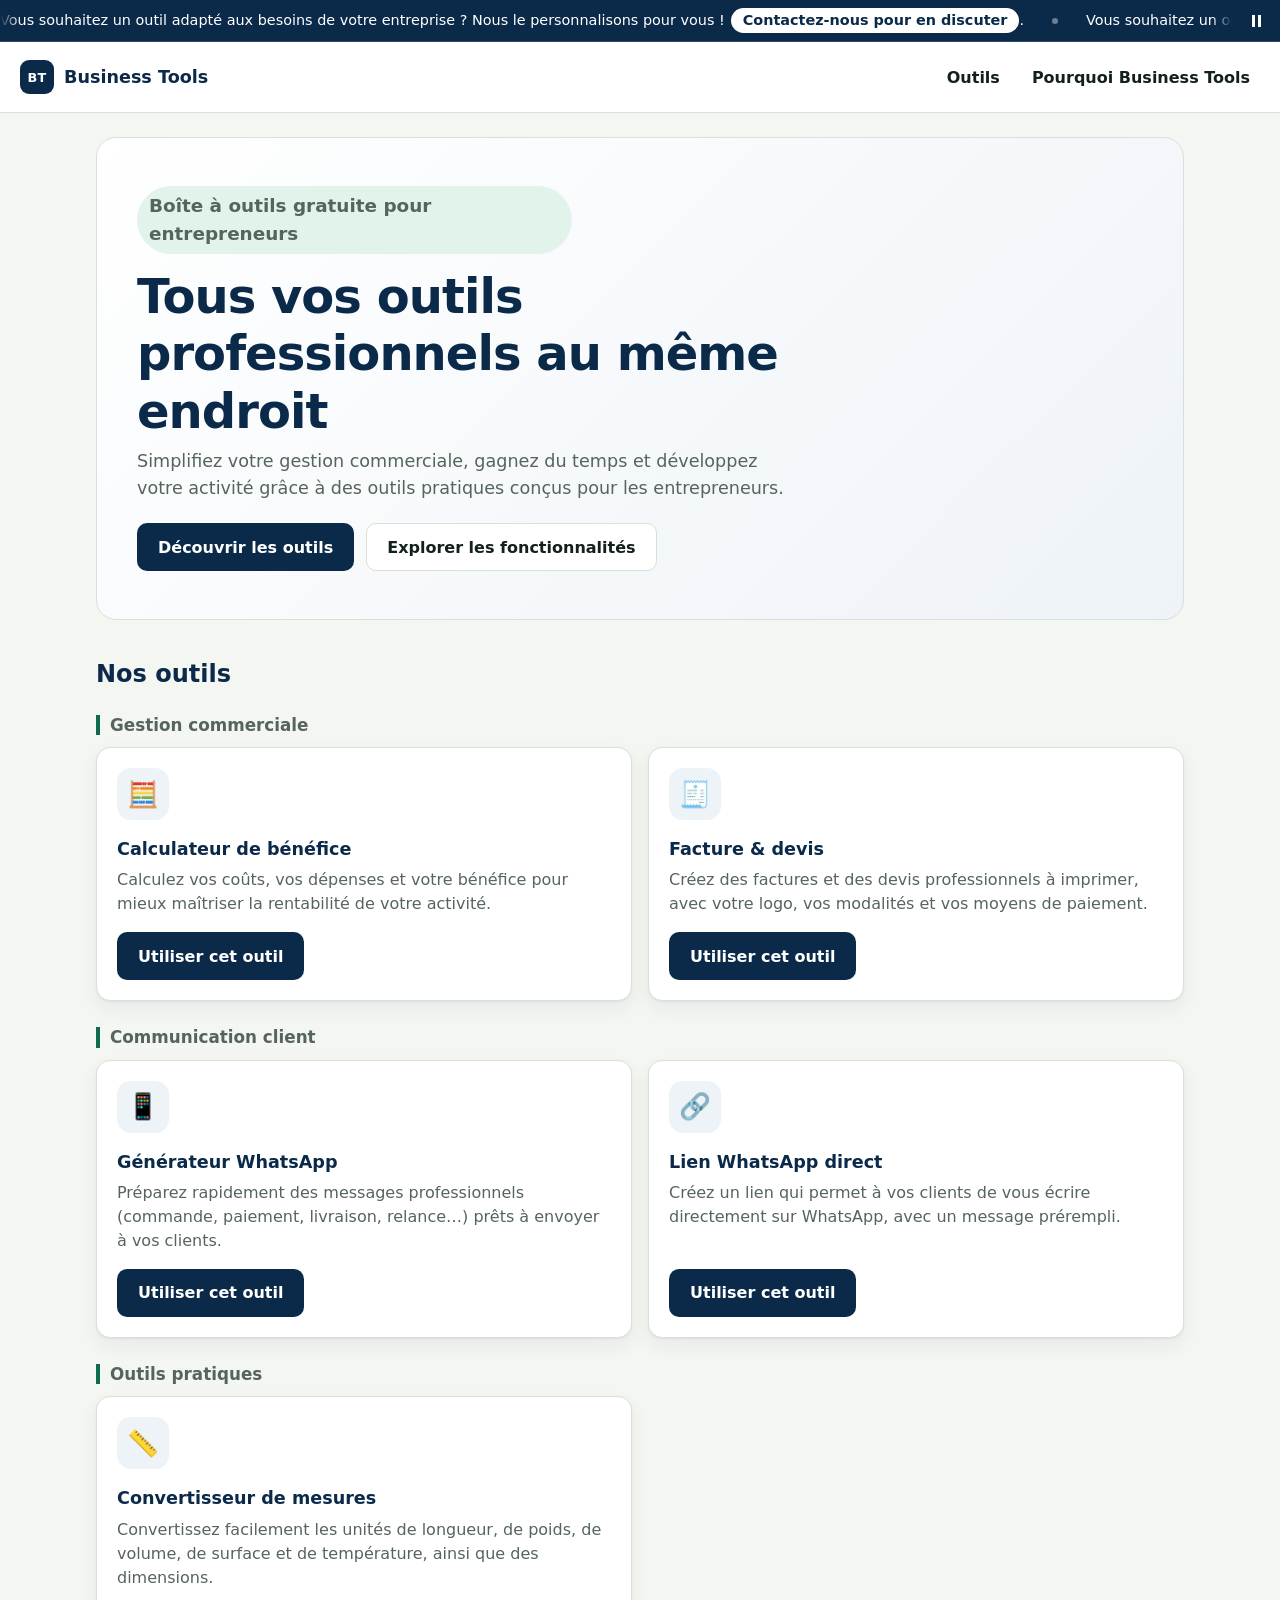
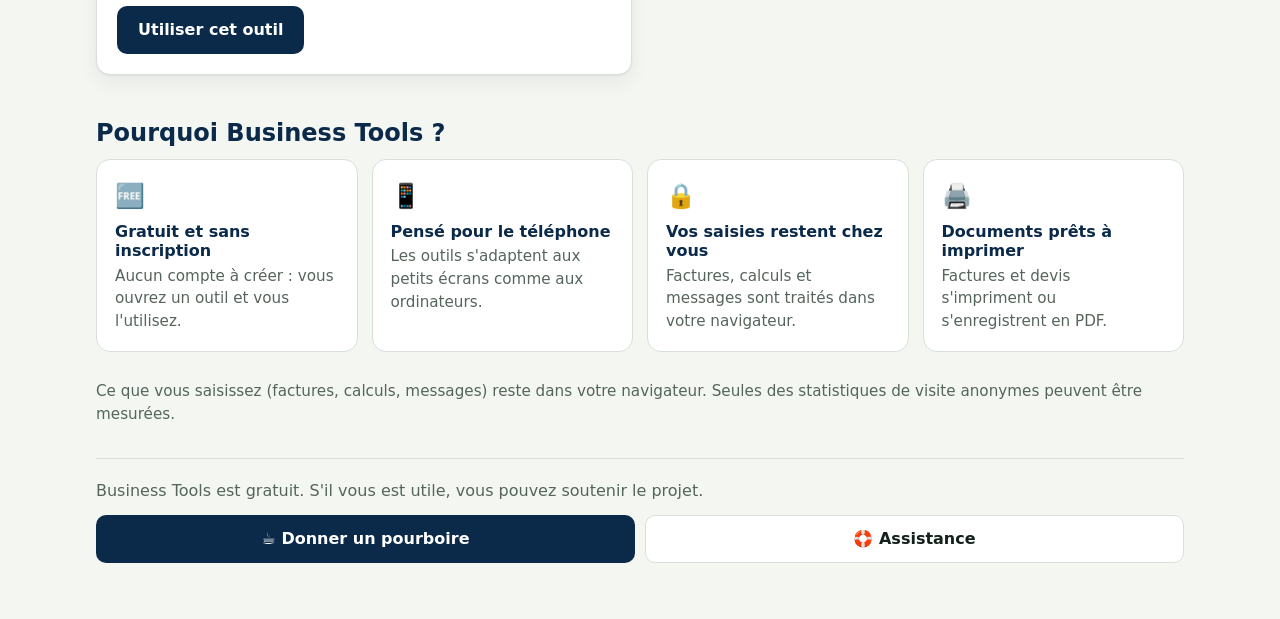
<file: index.html>
<!DOCTYPE html>
<html lang="fr">
<head>
  <meta charset="utf-8">
  <meta name="viewport" content="width=device-width, initial-scale=1">
  <title>Business Tools – Boîte à outils gratuite pour entrepreneurs</title>
  <meta name="description" content="Calculateur de bénéfice, factures et devis, messages WhatsApp : des outils gratuits qui fonctionnent dans votre navigateur.">
  <link rel="stylesheet" href="style.min.css?v=2">
</head>
<body>

<!-- Bande promotionnelle : affichée sur l'accueil seulement (voir route() dans script.js) -->
<div class="promo-bar no-print" id="promoBar" role="region" aria-label="Annonce : outils personnalisés" hidden>
  <div class="promo-viewport">
    <div class="promo-track" id="promoTrack">
      <div class="promo-group">
        <span class="promo-item">Vous souhaitez un outil adapté aux besoins de votre entreprise ? Nous le personnalisons pour vous ! <a class="promo-cta" id="promoCta" target="_blank" rel="noopener noreferrer">Contactez-nous pour en discuter</a>.</span>
      </div>
    </div>
  </div>
  <button type="button" class="promo-pause" id="promoPause" aria-pressed="false" aria-label="Mettre en pause le défilement"></button>
</div>

<header class="topbar no-print">
  <button type="button" class="brand" data-go="home"><span class="logo-mark" aria-hidden="true">BT</span>Business Tools</button>
  <button type="button" class="nav-toggle" id="navToggle" aria-expanded="false" aria-controls="siteNav" aria-label="Ouvrir ou fermer le menu"><span aria-hidden="true">☰</span></button>
  <nav class="site-nav" id="siteNav" aria-label="Navigation principale">
    <button type="button" class="btn btn-ghost" id="homeBtn" data-go="home" hidden>← Accueil</button>
    <button type="button" class="nav-link" data-scroll="tools">Outils</button>
    <button type="button" class="nav-link" data-scroll="features">Pourquoi Business Tools</button>
  </nav>
</header>

<main>

  <!-- ===================== ACCUEIL ===================== -->
  <section class="view" id="view-home">
    <div class="hero">
      <p class="eyebrow">Boîte à outils gratuite pour entrepreneurs</p>
      <h1 tabindex="-1">Tous vos outils professionnels au même endroit</h1>
      <p class="hero-sub">Simplifiez votre gestion commerciale, gagnez du temps et développez votre activité grâce à des outils pratiques conçus pour les entrepreneurs.</p>
      <div class="hero-actions">
        <button type="button" class="btn btn-primary" data-scroll="tools">Découvrir les outils</button>
        <button type="button" class="btn btn-ghost" data-scroll="features">Explorer les fonctionnalités</button>
      </div>
    </div>

    <section class="scroll-target" id="tools" aria-labelledby="toolsTitle">
      <h2 class="section-title" id="toolsTitle">Nos outils</h2>

      <h3 class="cat-title">Gestion commerciale</h3>
      <div class="cards">
        <article class="card tool-card">
          <span class="icon" aria-hidden="true">🧮</span>
          <h4>Calculateur de bénéfice</h4>
          <p>Calculez vos coûts, vos dépenses et votre bénéfice pour mieux maîtriser la rentabilité de votre activité.</p>
          <button type="button" class="btn btn-primary" data-go="calc" aria-label="Utiliser l'outil : Calculateur de bénéfice">Utiliser cet outil</button>
        </article>
        <article class="card tool-card">
          <span class="icon" aria-hidden="true">🧾</span>
          <h4>Facture &amp; devis</h4>
          <p>Créez des factures et des devis professionnels à imprimer, avec votre logo, vos modalités et vos moyens de paiement.</p>
          <button type="button" class="btn btn-primary" data-go="invoice" aria-label="Utiliser l'outil : Facture &amp; devis">Utiliser cet outil</button>
        </article>
      </div>

      <h3 class="cat-title">Communication client</h3>
      <div class="cards">
        <article class="card tool-card">
          <span class="icon" aria-hidden="true">📱</span>
          <h4>Générateur WhatsApp</h4>
          <p>Préparez rapidement des messages professionnels (commande, paiement, livraison, relance…) prêts à envoyer à vos clients.</p>
          <button type="button" class="btn btn-primary" data-go="whatsapp" aria-label="Utiliser l'outil : Générateur WhatsApp">Utiliser cet outil</button>
        </article>
        <article class="card tool-card">
          <span class="icon" aria-hidden="true">🔗</span>
          <h4>Lien WhatsApp direct</h4>
          <p>Créez un lien qui permet à vos clients de vous écrire directement sur WhatsApp, avec un message prérempli.</p>
          <button type="button" class="btn btn-primary" data-go="walink" aria-label="Utiliser l'outil : Lien WhatsApp direct">Utiliser cet outil</button>
        </article>
      </div>

      <h3 class="cat-title">Outils pratiques</h3>
      <div class="cards">
        <article class="card tool-card">
          <span class="icon" aria-hidden="true">📏</span>
          <h4>Convertisseur de mesures</h4>
          <p>Convertissez facilement les unités de longueur, de poids, de volume, de surface et de température, ainsi que des dimensions.</p>
          <button type="button" class="btn btn-primary" data-go="converter" aria-label="Utiliser l'outil : Convertisseur de mesures">Utiliser cet outil</button>
        </article>
      </div>
    </section>

    <section class="features scroll-target" id="features" aria-labelledby="featTitle">
      <h2 class="section-title" id="featTitle">Pourquoi Business Tools ?</h2>
      <div class="feature-grid">
        <div class="feature"><span aria-hidden="true">🆓</span><h3>Gratuit et sans inscription</h3><p>Aucun compte à créer : vous ouvrez un outil et vous l'utilisez.</p></div>
        <div class="feature"><span aria-hidden="true">📱</span><h3>Pensé pour le téléphone</h3><p>Les outils s'adaptent aux petits écrans comme aux ordinateurs.</p></div>
        <div class="feature"><span aria-hidden="true">🔒</span><h3>Vos saisies restent chez vous</h3><p>Factures, calculs et messages sont traités dans votre navigateur.</p></div>
        <div class="feature"><span aria-hidden="true">🖨️</span><h3>Documents prêts à imprimer</h3><p>Factures et devis s'impriment ou s'enregistrent en PDF.</p></div>
      </div>
    </section>

    <p class="privacy">Ce que vous saisissez (factures, calculs, messages) reste dans votre navigateur. Seules des statistiques de visite anonymes peuvent être mesurées.</p>

    <footer class="site-footer no-print" id="siteFooter" hidden>
      <p>Business Tools est gratuit. S'il vous est utile, vous pouvez soutenir le projet.</p>
      <div class="footer-actions">
        <a class="btn btn-primary" id="tipLink" target="_blank" rel="noopener noreferrer" hidden>☕ Donner un pourboire</a>
        <a class="btn btn-ghost" id="supportLink" target="_blank" rel="noopener noreferrer" hidden>🛟 Assistance</a>
      </div>
    </footer>
  </section>

  <!-- ===================== CALCULATEUR ===================== -->
  <section class="view" id="view-calc" hidden>
    <h1 tabindex="-1">🧮 Calculateur de bénéfice</h1>
    <p class="lead no-print">Tous les montants sont en FCFA. Les résultats se mettent à jour automatiquement.</p>

    <div class="calc-layout">
      <form id="calcForm" class="card" novalidate>
        <fieldset>
          <legend>Produit</legend>
          <div class="field"><label>Nom du produit (facultatif)<input id="pname" type="text" autocomplete="off"></label></div>
        </fieldset>

        <fieldset>
          <legend>Coûts</legend>
          <div class="grid2">
            <div class="field"><label>Prix d'achat unitaire<input id="buy" type="number" inputmode="decimal" min="0" step="any" placeholder="0" aria-describedby="buy-err" required></label><small class="err" id="buy-err" role="alert"></small></div>
            <div class="field"><label>Quantité<input id="qty" type="number" inputmode="decimal" min="0" step="any" placeholder="0" aria-describedby="qty-err" required></label><small class="err" id="qty-err" role="alert"></small></div>
            <div class="field"><label>Transport<input id="transport" class="cost" type="number" inputmode="decimal" min="0" step="any" placeholder="0"></label></div>
            <div class="field"><label>Douane / taxes<input id="customs" class="cost" type="number" inputmode="decimal" min="0" step="any" placeholder="0"></label></div>
            <div class="field"><label>Publicité<input id="ads" class="cost" type="number" inputmode="decimal" min="0" step="any" placeholder="0"></label></div>
            <div class="field"><label>Emballage<input id="pack" class="cost" type="number" inputmode="decimal" min="0" step="any" placeholder="0"></label></div>
            <div class="field"><label>Livraison<input id="delivery" class="cost" type="number" inputmode="decimal" min="0" step="any" placeholder="0"></label></div>
            <div class="field"><label>Autres dépenses<input id="other" class="cost" type="number" inputmode="decimal" min="0" step="any" placeholder="0"></label></div>
          </div>
        </fieldset>

        <fieldset>
          <legend>Vente</legend>
          <div class="field"><label>Prix de vente unitaire<input id="sell" type="number" inputmode="decimal" min="0" step="any" placeholder="0" aria-describedby="sell-err" required></label><small class="err" id="sell-err" role="alert"></small></div>
        </fieldset>

        <div class="actions no-print">
          <button type="button" class="btn btn-ghost" id="calcReset">Réinitialiser</button>
          <button type="button" class="btn btn-primary" id="calcPrint">🖨️ Imprimer / Enregistrer en PDF</button>
        </div>
      </form>

      <div class="results" aria-live="polite">
        <p id="resEmpty" class="empty card">Renseignez le prix d'achat, la quantité et le prix de vente pour voir les résultats.</p>
        <div id="resBody" hidden>
          <p id="resProduct" class="res-product"></p>
          <div id="verdict" class="verdict"></div>
          <div class="stats">
            <div class="stat"><span class="stat-l">Coût total</span><strong id="rTotal"></strong></div>
            <div class="stat"><span class="stat-l">Chiffre d'affaires</span><strong id="rRevenue"></strong></div>
            <div class="stat" id="statProfit"><span class="stat-l">Bénéfice</span><strong id="rProfit"></strong></div>
            <div class="stat" id="statMargin"><span class="stat-l">Marge</span><strong id="rMargin"></strong></div>
          </div>
          <div class="stats stats-s">
            <div class="stat"><span class="stat-l">Coût des produits</span><strong id="rProducts"></strong></div>
            <div class="stat"><span class="stat-l">Coût réel par produit</span><strong id="rUnitCost"></strong></div>
            <div class="stat"><span class="stat-l">Bénéfice par produit</span><strong id="rUnitProfit"></strong></div>
          </div>
        </div>
      </div>
    </div>
  </section>

  <!-- ===================== FACTURE & DEVIS ===================== -->
  <section class="view" id="view-invoice" hidden>
    <h1 class="no-print" tabindex="-1">🧾 Facture &amp; devis</h1>

    <div class="invoice-layout">
      <form id="invForm" class="card invoice-form no-print" novalidate>
        <fieldset>
          <legend>Type de document</legend>
          <div class="segmented">
            <label><input type="radio" name="docType" value="facture" checked><span>Facture</span></label>
            <label><input type="radio" name="docType" value="devis"><span>Devis</span></label>
          </div>
        </fieldset>

        <fieldset>
          <legend>Design du document</legend>
          <div class="segmented">
            <label><input type="radio" name="docDesign" value="classic" checked><span>Classique</span></label>
            <label><input type="radio" name="docDesign" value="modern"><span>Moderne</span></label>
            <label><input type="radio" name="docDesign" value="minimal"><span>Minimal</span></label>
          </div>
        </fieldset>

        <fieldset>
          <legend>Vendeur</legend>
          <div class="field"><label>Nom / entreprise *<input id="sName" type="text" autocomplete="organization"></label></div>
          <div class="field">
            <label>Ajouter un logo<input id="logoInput" type="file" accept="image/*"></label>
            <small class="hint">Image choisie sur votre appareil, utilisée uniquement dans cet aperçu.</small>
            <small class="err" id="logoMsg" role="alert"></small>
            <button type="button" class="btn btn-ghost btn-sm" id="logoRemove" hidden>Supprimer le logo</button>
          </div>
          <div class="field"><label>Téléphone<input id="sPhone" type="tel" inputmode="tel" autocomplete="tel"></label></div>
          <div class="field"><label>Adresse<textarea id="sAddr" rows="2"></textarea></label></div>
          <div class="field"><label>Autres informations (NIF, e-mail, site…)<textarea id="sNote" rows="2"></textarea></label></div>
        </fieldset>

        <fieldset>
          <legend>Client</legend>
          <div class="field"><label>Nom *<input id="cName" type="text" autocomplete="off"></label></div>
          <div class="field"><label>Téléphone<input id="cPhone" type="tel" inputmode="tel" autocomplete="off"></label></div>
          <div class="field"><label>Adresse<textarea id="cAddr" rows="2"></textarea></label></div>
        </fieldset>

        <fieldset>
          <legend>Document</legend>
          <div class="grid2">
            <div class="field"><label>Numéro<input id="dNum" type="text" value="FAC-001"></label></div>
            <div class="field"><label>Date<input id="dDate" type="date"></label></div>
          </div>
        </fieldset>

        <fieldset>
          <legend>Produits</legend>
          <div id="lines"></div>
          <button type="button" class="btn btn-ghost" id="addLine">+ Ajouter un produit</button>
        </fieldset>

        <fieldset>
          <legend>Totaux</legend>
          <div class="grid2">
            <div class="field"><label>Réduction (FCFA)<input id="discount" type="number" inputmode="decimal" min="0" step="any" placeholder="0"></label><small class="err" id="discErr" role="alert"></small></div>
            <div class="field"><label>Frais de livraison (FCFA)<input id="shipping" type="number" inputmode="decimal" min="0" step="any" placeholder="0"></label></div>
          </div>
        </fieldset>

        <fieldset>
          <legend>Modalités de paiement</legend>
          <div class="field"><label>Paiement<select id="payMode">
            <option value="0">Ne pas afficher</option>
            <option value="1">En 1 partie</option>
            <option value="2">En 2 parties</option>
            <option value="3">En 3 parties</option>
          </select></label></div>
          <div id="payParts"></div>
          <small class="err" id="payErr" role="alert"></small>
        </fieldset>

        <fieldset>
          <legend>Informations de paiement du vendeur (facultatif)</legend>
          <p class="hint">Ajoutez vos moyens de paiement et, si vous en avez un, le QR code de votre application de paiement (image choisie sur votre appareil).</p>
          <div id="pmRows"></div>
          <button type="button" class="btn btn-ghost" id="addPayMethod">+ Ajouter un moyen de paiement</button>
          <small class="err" id="pmMsg" role="alert"></small>
        </fieldset>

        <fieldset>
          <legend>Personnalisation</legend>
          <div class="field">
            <label>Couleur du document<input id="docColor" type="color" value="#0e6b4f"></label>
            <div class="swatches" id="docSwatches" role="group" aria-label="Couleurs proposées"></div>
          </div>
          <div class="field">
            <label>Message de fin de document<input id="docThanks" type="text" value="Merci pour votre confiance." maxlength="120"></label>
            <small class="hint">Laissez vide pour ne rien afficher.</small>
          </div>
        </fieldset>

        <p class="err-box" id="invErr" role="alert" hidden></p>
        <div class="actions">
          <button type="button" class="btn btn-ghost" data-go="home">↩️ Retour</button>
          <button type="button" class="btn btn-primary" id="invPrint">🖨️ Imprimer / Enregistrer en PDF</button>
        </div>
      </form>

      <div class="preview-wrap">
        <article class="paper" aria-label="Aperçu du document">
          <div class="p-head">
            <div class="p-seller">
              <img id="pLogo" alt="Logo du vendeur" hidden>
              <strong id="pName"></strong>
              <span id="pPhone"></span>
              <span id="pAddr" class="pre"></span>
              <span id="pNote" class="pre"></span>
            </div>
            <div class="p-meta">
              <h2 id="pTitle">FACTURE</h2>
              <p>Numéro : <strong id="pNum"></strong></p>
              <p>Date : <strong id="pDate"></strong></p>
            </div>
          </div>

          <div class="p-client">
            <h3>Client</h3>
            <strong id="pcName"></strong>
            <span id="pcPhone"></span>
            <span id="pcAddr" class="pre"></span>
          </div>

          <table class="p-table">
            <thead><tr><th>Désignation</th><th class="num">Qté</th><th class="num">Prix</th><th class="num">Total</th></tr></thead>
            <tbody id="pRows"></tbody>
          </table>

          <dl class="p-totals">
            <div><dt>Sous-total</dt><dd id="pSub"></dd></div>
            <div><dt>Réduction</dt><dd id="pDisc"></dd></div>
            <div><dt>Livraison</dt><dd id="pShip"></dd></div>
            <div class="grand"><dt>TOTAL</dt><dd id="pTotal"></dd></div>
          </dl>

          <div class="p-pay" id="pPay" hidden>
            <h3>Modalités de paiement</h3>
            <p id="pPayMode"></p>
            <ul id="pPayList"></ul>
            <p id="pPayRest" class="p-rest"></p>
          </div>

          <div class="p-methods" id="pMethods" hidden>
            <h3>Informations de paiement</h3>
            <div class="pm-list" id="pMethodsList"></div>
          </div>

          <p class="p-thanks">Merci pour votre confiance.</p>
        </article>
      </div>
    </div>

    <template id="lineTpl">
      <div class="line">
        <div class="field span2"><label>Désignation<input class="l-name" type="text" autocomplete="off"></label></div>
        <div class="field"><label>Quantité<input class="l-qty" type="number" inputmode="decimal" min="0" step="any" value="1"></label></div>
        <div class="field"><label>Prix unitaire<input class="l-price" type="number" inputmode="decimal" min="0" step="any" placeholder="0"></label></div>
        <p class="l-total">Total : <strong>0 FCFA</strong></p>
        <button type="button" class="btn btn-danger btn-sm l-del" aria-label="Supprimer cette ligne">Supprimer</button>
      </div>
    </template>
  </section>

  <!-- ===================== GÉNÉRATEUR WHATSAPP ===================== -->
  <section class="view" id="view-whatsapp" hidden>
    <h1 tabindex="-1">📱 Générateur WhatsApp</h1>
    <p class="lead">1. Choisissez le type de message.</p>
    <div class="cat-grid" id="catGrid"></div>

    <div id="waStep2" class="card" hidden>
      <h2 id="waCatTitle"></h2>
      <p class="lead">2. Remplissez les champs (* obligatoire), puis générez le message.</p>
      <div class="grid2" id="waFields"></div>
      <div class="field">
        <label>Numéro WhatsApp du client (facultatif)<input id="waPhone" type="tel" inputmode="tel" placeholder="22997000000"></label>
        <small class="hint">Avec l'indicatif du pays, sans « + » ni espaces. Sans numéro, WhatsApp vous laissera choisir le contact.</small>
      </div>
      <button type="button" class="btn btn-primary" id="waGenerate">Générer le message</button>

      <div class="field msg-field">
        <label>3. Message (vous pouvez le modifier)<textarea id="waMessage" rows="10"></textarea></label>
      </div>
      <div class="actions">
        <button type="button" class="btn btn-ghost" id="waCopy">📋 Copier le message</button>
        <button type="button" class="btn btn-primary" id="waOpen">💬 Ouvrir WhatsApp</button>
      </div>
      <p id="waStatus" class="status" role="status" aria-live="polite"></p>
    </div>
  </section>

  <!-- ===================== CONVERTISSEUR DE MESURES ===================== -->
  <section class="view" id="view-converter" hidden>
    <h1 tabindex="-1">📏 Convertisseur de mesures</h1>
    <p class="lead">Le résultat se met à jour automatiquement.</p>

    <div class="card conv-card">
      <div class="field"><label>Choisissez une catégorie<select id="convCategory"></select></label></div>

      <div class="field"><label><span id="convValueLabel">Valeur</span><input id="convValue" type="text" inputmode="decimal" autocomplete="off"></label></div>
      <div class="field" id="convValue2Wrap" hidden><label>Hauteur<input id="convValue2" type="text" inputmode="decimal" autocomplete="off"></label></div>
      <small class="err" id="convErr" role="alert"></small>

      <div class="grid2">
        <div class="field"><label>De<select id="convFrom"></select></label></div>
        <div class="field"><label>Vers<select id="convTo"></select></label></div>
      </div>

      <div class="actions no-print">
        <button type="button" class="btn btn-ghost" id="convSwap">🔄 Inverser</button>
        <button type="button" class="btn btn-ghost" id="convCopy">📋 Copier le résultat</button>
        <button type="button" class="btn btn-ghost" id="convReset">🗑️ Réinitialiser</button>
      </div>
      <p id="convStatus" class="status" role="status" aria-live="polite"></p>
    </div>

    <div class="card conv-card conv-result" aria-live="polite">
      <h2>Résultat</h2>
      <p class="conv-out" id="convResult">—</p>
      <p class="conv-eq" id="convEquation"></p>
    </div>
  </section>

  <!-- ===================== LIEN WHATSAPP DIRECT ===================== -->
  <section class="view" id="view-walink" hidden>
    <h1 tabindex="-1">🔗 Lien WhatsApp direct</h1>
    <p class="lead">Créez un lien qui ouvre une discussion avec votre numéro et un message prérempli : pratique pour une bio Instagram, une page Facebook ou une affiche.</p>

    <div class="card link-card">
      <div class="field">
        <label>Numéro WhatsApp *<input id="wlPhone" type="tel" inputmode="tel" autocomplete="off" aria-describedby="wlErr"></label>
        <small class="hint">Indicatif du pays puis numéro, sans « + » ni espaces.</small>
        <small class="err" id="wlErr" role="alert"></small>
      </div>
      <div class="field">
        <label>Message prérempli (facultatif)<textarea id="wlMessage" rows="5" placeholder="Bonjour, je suis intéressé(e) par votre produit."></textarea></label>
      </div>
    </div>

    <div class="card link-card">
      <div class="field">
        <label>Votre lien<input id="wlLink" type="text" readonly placeholder="Le lien apparaît ici dès que le numéro est valide."></label>
      </div>
      <div class="actions">
        <button type="button" class="btn btn-primary" id="wlCopy">📋 Copier le lien</button>
        <button type="button" class="btn btn-ghost" id="wlTest">💬 Tester le lien</button>
        <button type="button" class="btn btn-ghost" id="wlReset">🗑️ Réinitialiser</button>
      </div>
      <p id="wlStatus" class="status" role="status" aria-live="polite"></p>
    </div>
  </section>

</main>

<script src="script.min.js?v=2"></script>
</body>
</html>
</file>
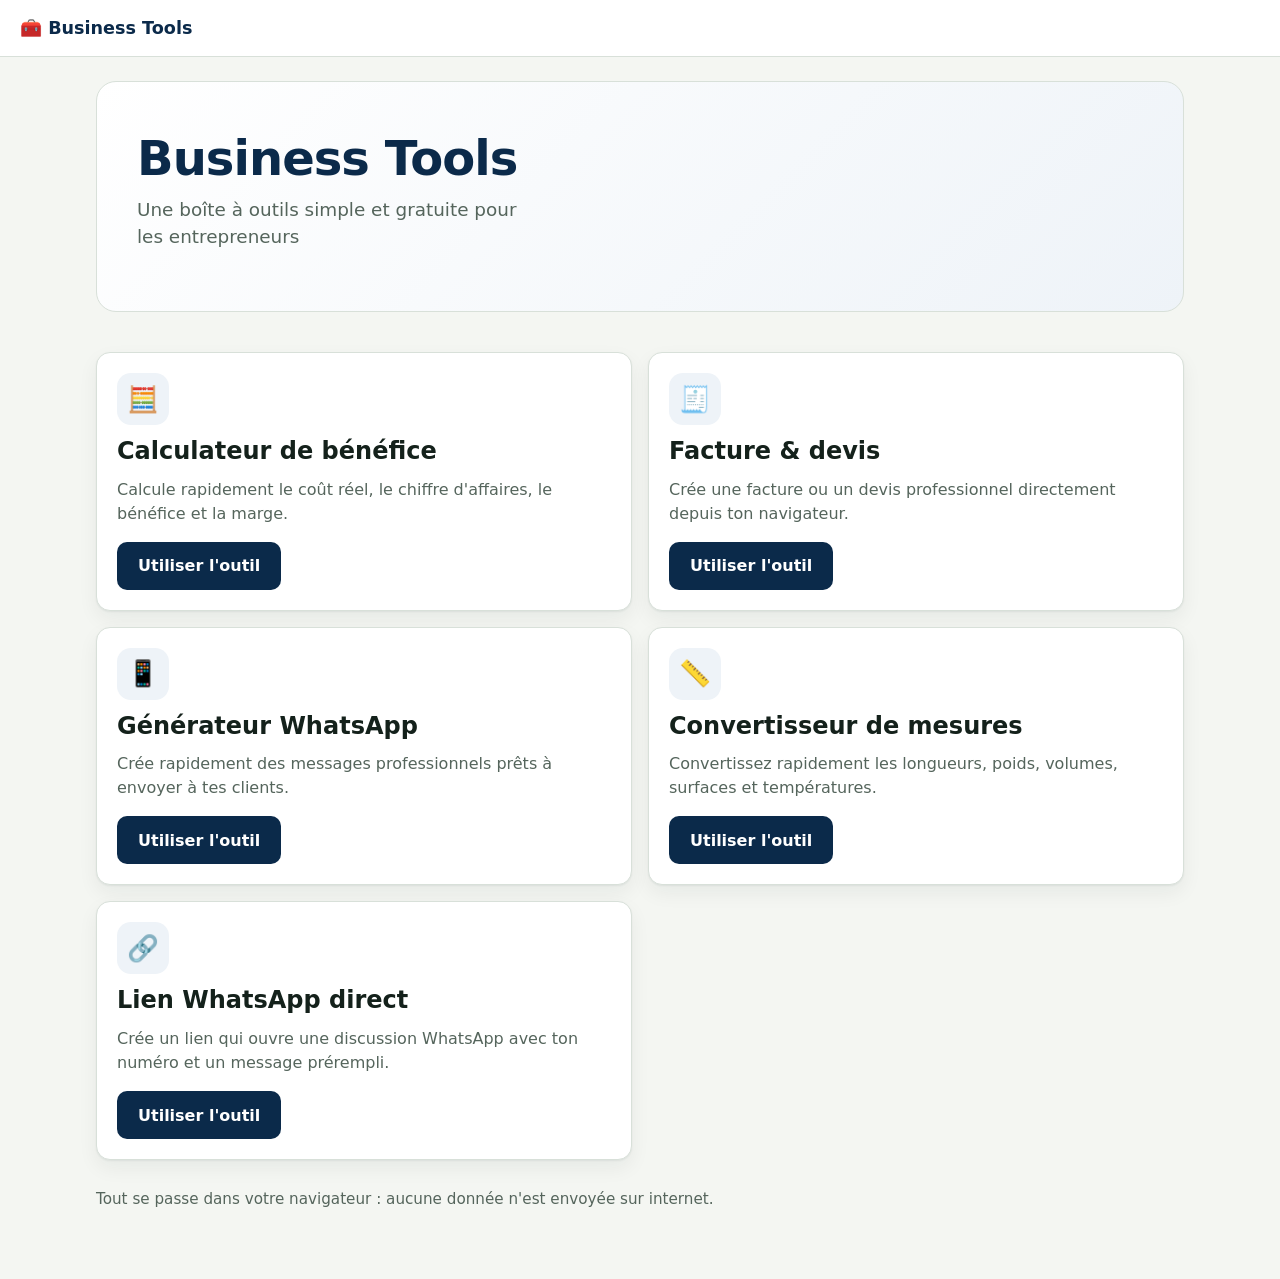
<file: index (10).html>
<!DOCTYPE html>
<html lang="fr">
<head>
  <meta charset="utf-8">
  <meta name="viewport" content="width=device-width, initial-scale=1">
  <title>Business Tools – Boîte à outils gratuite pour entrepreneurs</title>
  <meta name="description" content="Calculateur de bénéfice, factures et devis, messages WhatsApp : des outils gratuits qui fonctionnent dans votre navigateur.">
  <link rel="stylesheet" href="style.css">
</head>
<body>

<header class="topbar no-print">
  <button type="button" class="brand" data-go="home">🧰 Business Tools</button>
  <button type="button" class="btn btn-ghost" id="homeBtn" data-go="home" hidden>← Accueil</button>
</header>

<main>

  <!-- ===================== ACCUEIL ===================== -->
  <section class="view" id="view-home">
    <div class="hero">
      <h1 tabindex="-1">Business Tools</h1>
      <p>Une boîte à outils simple et gratuite pour les entrepreneurs</p>
    </div>
    <div class="cards">
      <article class="card tool-card">
        <span class="icon" aria-hidden="true">🧮</span>
        <h2>Calculateur de bénéfice</h2>
        <p>Calcule rapidement le coût réel, le chiffre d'affaires, le bénéfice et la marge.</p>
        <button type="button" class="btn btn-primary" data-go="calc" aria-label="Utiliser l'outil : Calculateur de bénéfice">Utiliser l'outil</button>
      </article>
      <article class="card tool-card">
        <span class="icon" aria-hidden="true">🧾</span>
        <h2>Facture &amp; devis</h2>
        <p>Crée une facture ou un devis professionnel directement depuis ton navigateur.</p>
        <button type="button" class="btn btn-primary" data-go="invoice" aria-label="Utiliser l'outil : Facture et devis">Utiliser l'outil</button>
      </article>
      <article class="card tool-card">
        <span class="icon" aria-hidden="true">📱</span>
        <h2>Générateur WhatsApp</h2>
        <p>Crée rapidement des messages professionnels prêts à envoyer à tes clients.</p>
        <button type="button" class="btn btn-primary" data-go="whatsapp" aria-label="Utiliser l'outil : Générateur WhatsApp">Utiliser l'outil</button>
      </article>
      <article class="card tool-card">
        <span class="icon" aria-hidden="true">📏</span>
        <h2>Convertisseur de mesures</h2>
        <p>Convertissez rapidement les longueurs, poids, volumes, surfaces et températures.</p>
        <button type="button" class="btn btn-primary" data-go="converter" aria-label="Utiliser l'outil : Convertisseur de mesures">Utiliser l'outil</button>
      </article>
      <article class="card tool-card">
        <span class="icon" aria-hidden="true">🔗</span>
        <h2>Lien WhatsApp direct</h2>
        <p>Crée un lien qui ouvre une discussion WhatsApp avec ton numéro et un message prérempli.</p>
        <button type="button" class="btn btn-primary" data-go="walink" aria-label="Utiliser l'outil : Lien WhatsApp direct">Utiliser l'outil</button>
      </article>
    </div>
    <p class="privacy">Tout se passe dans votre navigateur : aucune donnée n'est envoyée sur internet.</p>
  </section>

  <!-- ===================== CALCULATEUR ===================== -->
  <section class="view" id="view-calc" hidden>
    <h1 tabindex="-1">🧮 Calculateur de bénéfice</h1>
    <p class="lead no-print">Tous les montants sont en FCFA. Les résultats se mettent à jour automatiquement.</p>

    <div class="calc-layout">
      <form id="calcForm" class="card" novalidate>
        <fieldset>
          <legend>Produit</legend>
          <div class="field"><label>Nom du produit (facultatif)<input id="pname" type="text" autocomplete="off"></label></div>
        </fieldset>

        <fieldset>
          <legend>Coûts</legend>
          <div class="grid2">
            <div class="field"><label>Prix d'achat unitaire<input id="buy" type="number" inputmode="decimal" min="0" step="any" placeholder="0" aria-describedby="buy-err" required></label><small class="err" id="buy-err" role="alert"></small></div>
            <div class="field"><label>Quantité<input id="qty" type="number" inputmode="decimal" min="0" step="any" placeholder="0" aria-describedby="qty-err" required></label><small class="err" id="qty-err" role="alert"></small></div>
            <div class="field"><label>Transport<input id="transport" class="cost" type="number" inputmode="decimal" min="0" step="any" placeholder="0"></label></div>
            <div class="field"><label>Douane / taxes<input id="customs" class="cost" type="number" inputmode="decimal" min="0" step="any" placeholder="0"></label></div>
            <div class="field"><label>Publicité<input id="ads" class="cost" type="number" inputmode="decimal" min="0" step="any" placeholder="0"></label></div>
            <div class="field"><label>Emballage<input id="pack" class="cost" type="number" inputmode="decimal" min="0" step="any" placeholder="0"></label></div>
            <div class="field"><label>Livraison<input id="delivery" class="cost" type="number" inputmode="decimal" min="0" step="any" placeholder="0"></label></div>
            <div class="field"><label>Autres dépenses<input id="other" class="cost" type="number" inputmode="decimal" min="0" step="any" placeholder="0"></label></div>
          </div>
        </fieldset>

        <fieldset>
          <legend>Vente</legend>
          <div class="field"><label>Prix de vente unitaire<input id="sell" type="number" inputmode="decimal" min="0" step="any" placeholder="0" aria-describedby="sell-err" required></label><small class="err" id="sell-err" role="alert"></small></div>
        </fieldset>

        <div class="actions no-print">
          <button type="button" class="btn btn-ghost" id="calcReset">Réinitialiser</button>
          <button type="button" class="btn btn-primary" id="calcPrint">🖨️ Imprimer / Enregistrer en PDF</button>
        </div>
      </form>

      <div class="results" aria-live="polite">
        <p id="resEmpty" class="empty card">Renseignez le prix d'achat, la quantité et le prix de vente pour voir les résultats.</p>
        <div id="resBody" hidden>
          <p id="resProduct" class="res-product"></p>
          <div id="verdict" class="verdict"></div>
          <div class="stats">
            <div class="stat"><span class="stat-l">Coût total</span><strong id="rTotal"></strong></div>
            <div class="stat"><span class="stat-l">Chiffre d'affaires</span><strong id="rRevenue"></strong></div>
            <div class="stat" id="statProfit"><span class="stat-l">Bénéfice</span><strong id="rProfit"></strong></div>
            <div class="stat" id="statMargin"><span class="stat-l">Marge</span><strong id="rMargin"></strong></div>
          </div>
          <div class="stats stats-s">
            <div class="stat"><span class="stat-l">Coût des produits</span><strong id="rProducts"></strong></div>
            <div class="stat"><span class="stat-l">Coût réel par produit</span><strong id="rUnitCost"></strong></div>
            <div class="stat"><span class="stat-l">Bénéfice par produit</span><strong id="rUnitProfit"></strong></div>
          </div>
        </div>
      </div>
    </div>
  </section>

  <!-- ===================== FACTURE & DEVIS ===================== -->
  <section class="view" id="view-invoice" hidden>
    <h1 class="no-print" tabindex="-1">🧾 Facture &amp; devis</h1>

    <div class="invoice-layout">
      <form id="invForm" class="card invoice-form no-print" novalidate>
        <fieldset>
          <legend>Type de document</legend>
          <div class="segmented">
            <label><input type="radio" name="docType" value="facture" checked><span>Facture</span></label>
            <label><input type="radio" name="docType" value="devis"><span>Devis</span></label>
          </div>
        </fieldset>

        <fieldset>
          <legend>Design du document</legend>
          <div class="segmented">
            <label><input type="radio" name="docDesign" value="classic" checked><span>Classique</span></label>
            <label><input type="radio" name="docDesign" value="modern"><span>Moderne</span></label>
            <label><input type="radio" name="docDesign" value="minimal"><span>Minimal</span></label>
          </div>
        </fieldset>

        <fieldset>
          <legend>Vendeur</legend>
          <div class="field"><label>Nom / entreprise *<input id="sName" type="text" autocomplete="organization"></label></div>
          <div class="field">
            <label>Ajouter un logo<input id="logoInput" type="file" accept="image/*"></label>
            <small class="hint">Image choisie sur votre appareil, utilisée uniquement dans cet aperçu.</small>
            <small class="err" id="logoMsg" role="alert"></small>
            <button type="button" class="btn btn-ghost btn-sm" id="logoRemove" hidden>Supprimer le logo</button>
          </div>
          <div class="field"><label>Téléphone<input id="sPhone" type="tel" inputmode="tel" autocomplete="tel"></label></div>
          <div class="field"><label>Adresse<textarea id="sAddr" rows="2"></textarea></label></div>
          <div class="field"><label>Autres informations (NIF, e-mail, site…)<textarea id="sNote" rows="2"></textarea></label></div>
        </fieldset>

        <fieldset>
          <legend>Client</legend>
          <div class="field"><label>Nom *<input id="cName" type="text" autocomplete="off"></label></div>
          <div class="field"><label>Téléphone<input id="cPhone" type="tel" inputmode="tel" autocomplete="off"></label></div>
          <div class="field"><label>Adresse<textarea id="cAddr" rows="2"></textarea></label></div>
        </fieldset>

        <fieldset>
          <legend>Document</legend>
          <div class="grid2">
            <div class="field"><label>Numéro<input id="dNum" type="text" value="FAC-001"></label></div>
            <div class="field"><label>Date<input id="dDate" type="date"></label></div>
          </div>
        </fieldset>

        <fieldset>
          <legend>Produits</legend>
          <div id="lines"></div>
          <button type="button" class="btn btn-ghost" id="addLine">+ Ajouter un produit</button>
        </fieldset>

        <fieldset>
          <legend>Totaux</legend>
          <div class="grid2">
            <div class="field"><label>Réduction (FCFA)<input id="discount" type="number" inputmode="decimal" min="0" step="any" placeholder="0"></label><small class="err" id="discErr" role="alert"></small></div>
            <div class="field"><label>Frais de livraison (FCFA)<input id="shipping" type="number" inputmode="decimal" min="0" step="any" placeholder="0"></label></div>
          </div>
        </fieldset>

        <fieldset>
          <legend>Modalités de paiement</legend>
          <div class="field"><label>Paiement<select id="payMode">
            <option value="0">Ne pas afficher</option>
            <option value="1">En 1 partie</option>
            <option value="2">En 2 parties</option>
            <option value="3">En 3 parties</option>
          </select></label></div>
          <div id="payParts"></div>
          <small class="err" id="payErr" role="alert"></small>
        </fieldset>

        <p class="err-box" id="invErr" role="alert" hidden></p>
        <div class="actions">
          <button type="button" class="btn btn-ghost" data-go="home">↩️ Retour</button>
          <button type="button" class="btn btn-primary" id="invPrint">🖨️ Imprimer / Enregistrer en PDF</button>
        </div>
      </form>

      <div class="preview-wrap">
        <article class="paper" aria-label="Aperçu du document">
          <div class="p-head">
            <div class="p-seller">
              <img id="pLogo" alt="Logo du vendeur" hidden>
              <strong id="pName"></strong>
              <span id="pPhone"></span>
              <span id="pAddr" class="pre"></span>
              <span id="pNote" class="pre"></span>
            </div>
            <div class="p-meta">
              <h2 id="pTitle">FACTURE</h2>
              <p>Numéro : <strong id="pNum"></strong></p>
              <p>Date : <strong id="pDate"></strong></p>
            </div>
          </div>

          <div class="p-client">
            <h3>Client</h3>
            <strong id="pcName"></strong>
            <span id="pcPhone"></span>
            <span id="pcAddr" class="pre"></span>
          </div>

          <table class="p-table">
            <thead><tr><th>Désignation</th><th class="num">Qté</th><th class="num">Prix</th><th class="num">Total</th></tr></thead>
            <tbody id="pRows"></tbody>
          </table>

          <dl class="p-totals">
            <div><dt>Sous-total</dt><dd id="pSub"></dd></div>
            <div><dt>Réduction</dt><dd id="pDisc"></dd></div>
            <div><dt>Livraison</dt><dd id="pShip"></dd></div>
            <div class="grand"><dt>TOTAL</dt><dd id="pTotal"></dd></div>
          </dl>

          <div class="p-pay" id="pPay" hidden>
            <h3>Modalités de paiement</h3>
            <p id="pPayMode"></p>
            <ul id="pPayList"></ul>
            <p id="pPayRest" class="p-rest"></p>
          </div>

          <p class="p-thanks">Merci pour votre confiance.</p>
        </article>
      </div>
    </div>

    <template id="lineTpl">
      <div class="line">
        <div class="field span2"><label>Désignation<input class="l-name" type="text" autocomplete="off"></label></div>
        <div class="field"><label>Quantité<input class="l-qty" type="number" inputmode="decimal" min="0" step="any" value="1"></label></div>
        <div class="field"><label>Prix unitaire<input class="l-price" type="number" inputmode="decimal" min="0" step="any" placeholder="0"></label></div>
        <p class="l-total">Total : <strong>0 FCFA</strong></p>
        <button type="button" class="btn btn-danger btn-sm l-del" aria-label="Supprimer cette ligne">Supprimer</button>
      </div>
    </template>
  </section>

  <!-- ===================== GÉNÉRATEUR WHATSAPP ===================== -->
  <section class="view" id="view-whatsapp" hidden>
    <h1 tabindex="-1">📱 Générateur WhatsApp</h1>
    <p class="lead">1. Choisissez le type de message.</p>
    <div class="cat-grid" id="catGrid"></div>

    <div id="waStep2" class="card" hidden>
      <h2 id="waCatTitle"></h2>
      <p class="lead">2. Remplissez les champs (* obligatoire), puis générez le message.</p>
      <div class="grid2" id="waFields"></div>
      <div class="field">
        <label>Numéro WhatsApp du client (facultatif)<input id="waPhone" type="tel" inputmode="tel" placeholder="22997000000"></label>
        <small class="hint">Avec l'indicatif du pays, sans « + » ni espaces. Sans numéro, WhatsApp vous laissera choisir le contact.</small>
      </div>
      <button type="button" class="btn btn-primary" id="waGenerate">Générer le message</button>

      <div class="field msg-field">
        <label>3. Message (vous pouvez le modifier)<textarea id="waMessage" rows="10"></textarea></label>
      </div>
      <div class="actions">
        <button type="button" class="btn btn-ghost" id="waCopy">📋 Copier le message</button>
        <button type="button" class="btn btn-primary" id="waOpen">💬 Ouvrir WhatsApp</button>
      </div>
      <p id="waStatus" class="status" role="status" aria-live="polite"></p>
    </div>
  </section>

  <!-- ===================== CONVERTISSEUR DE MESURES ===================== -->
  <section class="view" id="view-converter" hidden>
    <h1 tabindex="-1">📏 Convertisseur de mesures</h1>
    <p class="lead">Le résultat se met à jour automatiquement.</p>

    <div class="card conv-card">
      <div class="field"><label>Choisissez une catégorie<select id="convCategory"></select></label></div>

      <div class="field"><label><span id="convValueLabel">Valeur</span><input id="convValue" type="text" inputmode="decimal" autocomplete="off"></label></div>
      <div class="field" id="convValue2Wrap" hidden><label>Hauteur<input id="convValue2" type="text" inputmode="decimal" autocomplete="off"></label></div>
      <small class="err" id="convErr" role="alert"></small>

      <div class="grid2">
        <div class="field"><label>De<select id="convFrom"></select></label></div>
        <div class="field"><label>Vers<select id="convTo"></select></label></div>
      </div>

      <div class="actions no-print">
        <button type="button" class="btn btn-ghost" id="convSwap">🔄 Inverser</button>
        <button type="button" class="btn btn-ghost" id="convCopy">📋 Copier le résultat</button>
        <button type="button" class="btn btn-ghost" id="convReset">🗑️ Réinitialiser</button>
      </div>
      <p id="convStatus" class="status" role="status" aria-live="polite"></p>
    </div>

    <div class="card conv-card conv-result" aria-live="polite">
      <h2>Résultat</h2>
      <p class="conv-out" id="convResult">—</p>
      <p class="conv-eq" id="convEquation"></p>
    </div>
  </section>

  <!-- ===================== LIEN WHATSAPP DIRECT ===================== -->
  <section class="view" id="view-walink" hidden>
    <h1 tabindex="-1">🔗 Lien WhatsApp direct</h1>
    <p class="lead">Créez un lien qui ouvre une discussion avec votre numéro et un message prérempli : pratique pour une bio Instagram, une page Facebook ou une affiche.</p>

    <div class="card link-card">
      <div class="field">
        <label>Numéro WhatsApp *<input id="wlPhone" type="tel" inputmode="tel" autocomplete="off" aria-describedby="wlErr"></label>
        <small class="hint">Indicatif du pays puis numéro, sans « + » ni espaces.</small>
        <small class="err" id="wlErr" role="alert"></small>
      </div>
      <div class="field">
        <label>Message prérempli (facultatif)<textarea id="wlMessage" rows="5" placeholder="Bonjour, je suis intéressé(e) par votre produit."></textarea></label>
      </div>
    </div>

    <div class="card link-card">
      <div class="field">
        <label>Votre lien<input id="wlLink" type="text" readonly placeholder="Le lien apparaît ici dès que le numéro est valide."></label>
      </div>
      <div class="actions">
        <button type="button" class="btn btn-primary" id="wlCopy">📋 Copier le lien</button>
        <button type="button" class="btn btn-ghost" id="wlTest">💬 Tester le lien</button>
        <button type="button" class="btn btn-ghost" id="wlReset">🗑️ Réinitialiser</button>
      </div>
      <p id="wlStatus" class="status" role="status" aria-live="polite"></p>
    </div>
  </section>

</main>

<script src="script.js"></script>
</body>
</html>
</file>
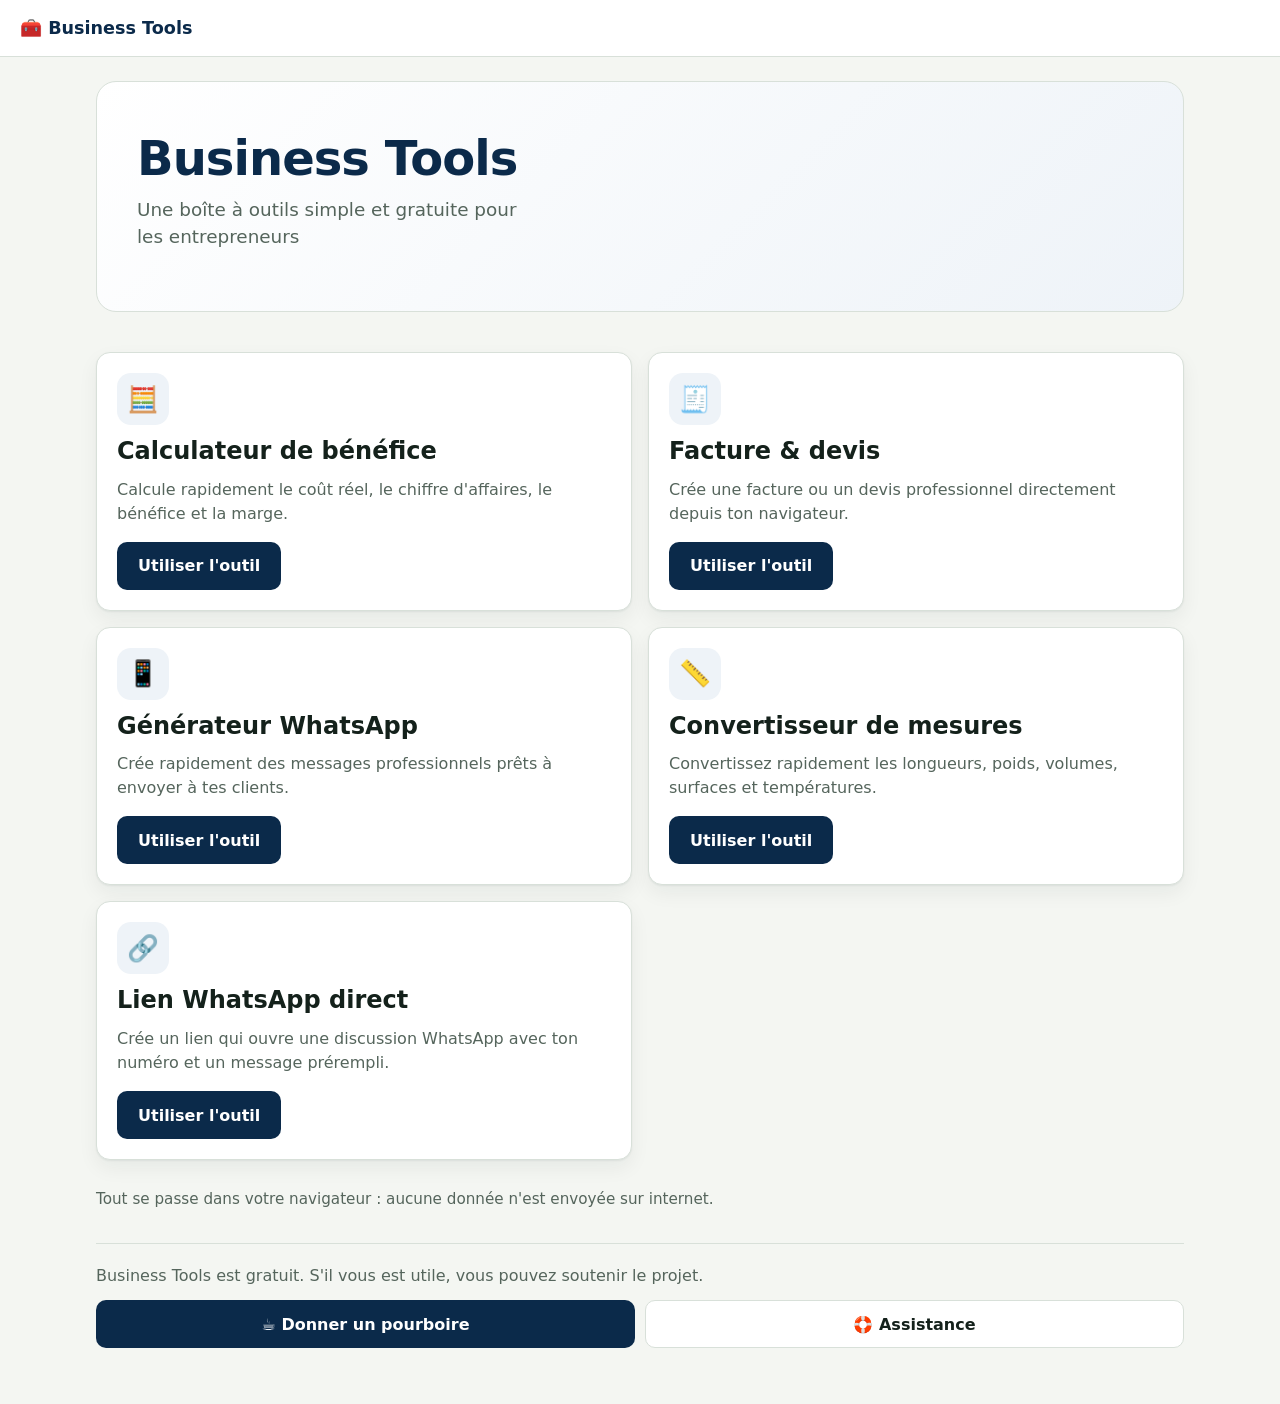
<file: index (11).html>
<!DOCTYPE html>
<html lang="fr">
<head>
  <meta charset="utf-8">
  <meta name="viewport" content="width=device-width, initial-scale=1">
  <title>Business Tools – Boîte à outils gratuite pour entrepreneurs</title>
  <meta name="description" content="Calculateur de bénéfice, factures et devis, messages WhatsApp : des outils gratuits qui fonctionnent dans votre navigateur.">
  <link rel="stylesheet" href="style.css">
</head>
<body>

<header class="topbar no-print">
  <button type="button" class="brand" data-go="home">🧰 Business Tools</button>
  <button type="button" class="btn btn-ghost" id="homeBtn" data-go="home" hidden>← Accueil</button>
</header>

<main>

  <!-- ===================== ACCUEIL ===================== -->
  <section class="view" id="view-home">
    <div class="hero">
      <h1 tabindex="-1">Business Tools</h1>
      <p>Une boîte à outils simple et gratuite pour les entrepreneurs</p>
    </div>
    <div class="cards">
      <article class="card tool-card">
        <span class="icon" aria-hidden="true">🧮</span>
        <h2>Calculateur de bénéfice</h2>
        <p>Calcule rapidement le coût réel, le chiffre d'affaires, le bénéfice et la marge.</p>
        <button type="button" class="btn btn-primary" data-go="calc" aria-label="Utiliser l'outil : Calculateur de bénéfice">Utiliser l'outil</button>
      </article>
      <article class="card tool-card">
        <span class="icon" aria-hidden="true">🧾</span>
        <h2>Facture &amp; devis</h2>
        <p>Crée une facture ou un devis professionnel directement depuis ton navigateur.</p>
        <button type="button" class="btn btn-primary" data-go="invoice" aria-label="Utiliser l'outil : Facture et devis">Utiliser l'outil</button>
      </article>
      <article class="card tool-card">
        <span class="icon" aria-hidden="true">📱</span>
        <h2>Générateur WhatsApp</h2>
        <p>Crée rapidement des messages professionnels prêts à envoyer à tes clients.</p>
        <button type="button" class="btn btn-primary" data-go="whatsapp" aria-label="Utiliser l'outil : Générateur WhatsApp">Utiliser l'outil</button>
      </article>
      <article class="card tool-card">
        <span class="icon" aria-hidden="true">📏</span>
        <h2>Convertisseur de mesures</h2>
        <p>Convertissez rapidement les longueurs, poids, volumes, surfaces et températures.</p>
        <button type="button" class="btn btn-primary" data-go="converter" aria-label="Utiliser l'outil : Convertisseur de mesures">Utiliser l'outil</button>
      </article>
      <article class="card tool-card">
        <span class="icon" aria-hidden="true">🔗</span>
        <h2>Lien WhatsApp direct</h2>
        <p>Crée un lien qui ouvre une discussion WhatsApp avec ton numéro et un message prérempli.</p>
        <button type="button" class="btn btn-primary" data-go="walink" aria-label="Utiliser l'outil : Lien WhatsApp direct">Utiliser l'outil</button>
      </article>
    </div>
    <p class="privacy">Tout se passe dans votre navigateur : aucune donnée n'est envoyée sur internet.</p>

    <footer class="site-footer no-print" id="siteFooter" hidden>
      <p>Business Tools est gratuit. S'il vous est utile, vous pouvez soutenir le projet.</p>
      <div class="footer-actions">
        <a class="btn btn-primary" id="tipLink" target="_blank" rel="noopener noreferrer" hidden>☕ Donner un pourboire</a>
        <a class="btn btn-ghost" id="supportLink" target="_blank" rel="noopener noreferrer" hidden>🛟 Assistance</a>
      </div>
    </footer>
  </section>

  <!-- ===================== CALCULATEUR ===================== -->
  <section class="view" id="view-calc" hidden>
    <h1 tabindex="-1">🧮 Calculateur de bénéfice</h1>
    <p class="lead no-print">Tous les montants sont en FCFA. Les résultats se mettent à jour automatiquement.</p>

    <div class="calc-layout">
      <form id="calcForm" class="card" novalidate>
        <fieldset>
          <legend>Produit</legend>
          <div class="field"><label>Nom du produit (facultatif)<input id="pname" type="text" autocomplete="off"></label></div>
        </fieldset>

        <fieldset>
          <legend>Coûts</legend>
          <div class="grid2">
            <div class="field"><label>Prix d'achat unitaire<input id="buy" type="number" inputmode="decimal" min="0" step="any" placeholder="0" aria-describedby="buy-err" required></label><small class="err" id="buy-err" role="alert"></small></div>
            <div class="field"><label>Quantité<input id="qty" type="number" inputmode="decimal" min="0" step="any" placeholder="0" aria-describedby="qty-err" required></label><small class="err" id="qty-err" role="alert"></small></div>
            <div class="field"><label>Transport<input id="transport" class="cost" type="number" inputmode="decimal" min="0" step="any" placeholder="0"></label></div>
            <div class="field"><label>Douane / taxes<input id="customs" class="cost" type="number" inputmode="decimal" min="0" step="any" placeholder="0"></label></div>
            <div class="field"><label>Publicité<input id="ads" class="cost" type="number" inputmode="decimal" min="0" step="any" placeholder="0"></label></div>
            <div class="field"><label>Emballage<input id="pack" class="cost" type="number" inputmode="decimal" min="0" step="any" placeholder="0"></label></div>
            <div class="field"><label>Livraison<input id="delivery" class="cost" type="number" inputmode="decimal" min="0" step="any" placeholder="0"></label></div>
            <div class="field"><label>Autres dépenses<input id="other" class="cost" type="number" inputmode="decimal" min="0" step="any" placeholder="0"></label></div>
          </div>
        </fieldset>

        <fieldset>
          <legend>Vente</legend>
          <div class="field"><label>Prix de vente unitaire<input id="sell" type="number" inputmode="decimal" min="0" step="any" placeholder="0" aria-describedby="sell-err" required></label><small class="err" id="sell-err" role="alert"></small></div>
        </fieldset>

        <div class="actions no-print">
          <button type="button" class="btn btn-ghost" id="calcReset">Réinitialiser</button>
          <button type="button" class="btn btn-primary" id="calcPrint">🖨️ Imprimer / Enregistrer en PDF</button>
        </div>
      </form>

      <div class="results" aria-live="polite">
        <p id="resEmpty" class="empty card">Renseignez le prix d'achat, la quantité et le prix de vente pour voir les résultats.</p>
        <div id="resBody" hidden>
          <p id="resProduct" class="res-product"></p>
          <div id="verdict" class="verdict"></div>
          <div class="stats">
            <div class="stat"><span class="stat-l">Coût total</span><strong id="rTotal"></strong></div>
            <div class="stat"><span class="stat-l">Chiffre d'affaires</span><strong id="rRevenue"></strong></div>
            <div class="stat" id="statProfit"><span class="stat-l">Bénéfice</span><strong id="rProfit"></strong></div>
            <div class="stat" id="statMargin"><span class="stat-l">Marge</span><strong id="rMargin"></strong></div>
          </div>
          <div class="stats stats-s">
            <div class="stat"><span class="stat-l">Coût des produits</span><strong id="rProducts"></strong></div>
            <div class="stat"><span class="stat-l">Coût réel par produit</span><strong id="rUnitCost"></strong></div>
            <div class="stat"><span class="stat-l">Bénéfice par produit</span><strong id="rUnitProfit"></strong></div>
          </div>
        </div>
      </div>
    </div>
  </section>

  <!-- ===================== FACTURE & DEVIS ===================== -->
  <section class="view" id="view-invoice" hidden>
    <h1 class="no-print" tabindex="-1">🧾 Facture &amp; devis</h1>

    <div class="invoice-layout">
      <form id="invForm" class="card invoice-form no-print" novalidate>
        <fieldset>
          <legend>Type de document</legend>
          <div class="segmented">
            <label><input type="radio" name="docType" value="facture" checked><span>Facture</span></label>
            <label><input type="radio" name="docType" value="devis"><span>Devis</span></label>
          </div>
        </fieldset>

        <fieldset>
          <legend>Design du document</legend>
          <div class="segmented">
            <label><input type="radio" name="docDesign" value="classic" checked><span>Classique</span></label>
            <label><input type="radio" name="docDesign" value="modern"><span>Moderne</span></label>
            <label><input type="radio" name="docDesign" value="minimal"><span>Minimal</span></label>
          </div>
        </fieldset>

        <fieldset>
          <legend>Vendeur</legend>
          <div class="field"><label>Nom / entreprise *<input id="sName" type="text" autocomplete="organization"></label></div>
          <div class="field">
            <label>Ajouter un logo<input id="logoInput" type="file" accept="image/*"></label>
            <small class="hint">Image choisie sur votre appareil, utilisée uniquement dans cet aperçu.</small>
            <small class="err" id="logoMsg" role="alert"></small>
            <button type="button" class="btn btn-ghost btn-sm" id="logoRemove" hidden>Supprimer le logo</button>
          </div>
          <div class="field"><label>Téléphone<input id="sPhone" type="tel" inputmode="tel" autocomplete="tel"></label></div>
          <div class="field"><label>Adresse<textarea id="sAddr" rows="2"></textarea></label></div>
          <div class="field"><label>Autres informations (NIF, e-mail, site…)<textarea id="sNote" rows="2"></textarea></label></div>
        </fieldset>

        <fieldset>
          <legend>Client</legend>
          <div class="field"><label>Nom *<input id="cName" type="text" autocomplete="off"></label></div>
          <div class="field"><label>Téléphone<input id="cPhone" type="tel" inputmode="tel" autocomplete="off"></label></div>
          <div class="field"><label>Adresse<textarea id="cAddr" rows="2"></textarea></label></div>
        </fieldset>

        <fieldset>
          <legend>Document</legend>
          <div class="grid2">
            <div class="field"><label>Numéro<input id="dNum" type="text" value="FAC-001"></label></div>
            <div class="field"><label>Date<input id="dDate" type="date"></label></div>
          </div>
        </fieldset>

        <fieldset>
          <legend>Produits</legend>
          <div id="lines"></div>
          <button type="button" class="btn btn-ghost" id="addLine">+ Ajouter un produit</button>
        </fieldset>

        <fieldset>
          <legend>Totaux</legend>
          <div class="grid2">
            <div class="field"><label>Réduction (FCFA)<input id="discount" type="number" inputmode="decimal" min="0" step="any" placeholder="0"></label><small class="err" id="discErr" role="alert"></small></div>
            <div class="field"><label>Frais de livraison (FCFA)<input id="shipping" type="number" inputmode="decimal" min="0" step="any" placeholder="0"></label></div>
          </div>
        </fieldset>

        <fieldset>
          <legend>Modalités de paiement</legend>
          <div class="field"><label>Paiement<select id="payMode">
            <option value="0">Ne pas afficher</option>
            <option value="1">En 1 partie</option>
            <option value="2">En 2 parties</option>
            <option value="3">En 3 parties</option>
          </select></label></div>
          <div id="payParts"></div>
          <small class="err" id="payErr" role="alert"></small>
        </fieldset>

        <fieldset>
          <legend>Informations de paiement du vendeur (facultatif)</legend>
          <p class="hint">Ajoutez vos moyens de paiement et, si vous en avez un, le QR code de votre application de paiement (image choisie sur votre appareil).</p>
          <div id="pmRows"></div>
          <button type="button" class="btn btn-ghost" id="addPayMethod">+ Ajouter un moyen de paiement</button>
          <small class="err" id="pmMsg" role="alert"></small>
        </fieldset>

        <fieldset>
          <legend>Personnalisation</legend>
          <div class="field">
            <label>Couleur du document<input id="docColor" type="color" value="#0e6b4f"></label>
            <div class="swatches" id="docSwatches" role="group" aria-label="Couleurs proposées"></div>
          </div>
          <div class="field">
            <label>Message de fin de document<input id="docThanks" type="text" value="Merci pour votre confiance." maxlength="120"></label>
            <small class="hint">Laissez vide pour ne rien afficher.</small>
          </div>
        </fieldset>

        <p class="err-box" id="invErr" role="alert" hidden></p>
        <div class="actions">
          <button type="button" class="btn btn-ghost" data-go="home">↩️ Retour</button>
          <button type="button" class="btn btn-primary" id="invPrint">🖨️ Imprimer / Enregistrer en PDF</button>
        </div>
      </form>

      <div class="preview-wrap">
        <article class="paper" aria-label="Aperçu du document">
          <div class="p-head">
            <div class="p-seller">
              <img id="pLogo" alt="Logo du vendeur" hidden>
              <strong id="pName"></strong>
              <span id="pPhone"></span>
              <span id="pAddr" class="pre"></span>
              <span id="pNote" class="pre"></span>
            </div>
            <div class="p-meta">
              <h2 id="pTitle">FACTURE</h2>
              <p>Numéro : <strong id="pNum"></strong></p>
              <p>Date : <strong id="pDate"></strong></p>
            </div>
          </div>

          <div class="p-client">
            <h3>Client</h3>
            <strong id="pcName"></strong>
            <span id="pcPhone"></span>
            <span id="pcAddr" class="pre"></span>
          </div>

          <table class="p-table">
            <thead><tr><th>Désignation</th><th class="num">Qté</th><th class="num">Prix</th><th class="num">Total</th></tr></thead>
            <tbody id="pRows"></tbody>
          </table>

          <dl class="p-totals">
            <div><dt>Sous-total</dt><dd id="pSub"></dd></div>
            <div><dt>Réduction</dt><dd id="pDisc"></dd></div>
            <div><dt>Livraison</dt><dd id="pShip"></dd></div>
            <div class="grand"><dt>TOTAL</dt><dd id="pTotal"></dd></div>
          </dl>

          <div class="p-pay" id="pPay" hidden>
            <h3>Modalités de paiement</h3>
            <p id="pPayMode"></p>
            <ul id="pPayList"></ul>
            <p id="pPayRest" class="p-rest"></p>
          </div>

          <div class="p-methods" id="pMethods" hidden>
            <h3>Informations de paiement</h3>
            <div class="pm-list" id="pMethodsList"></div>
          </div>

          <p class="p-thanks">Merci pour votre confiance.</p>
        </article>
      </div>
    </div>

    <template id="lineTpl">
      <div class="line">
        <div class="field span2"><label>Désignation<input class="l-name" type="text" autocomplete="off"></label></div>
        <div class="field"><label>Quantité<input class="l-qty" type="number" inputmode="decimal" min="0" step="any" value="1"></label></div>
        <div class="field"><label>Prix unitaire<input class="l-price" type="number" inputmode="decimal" min="0" step="any" placeholder="0"></label></div>
        <p class="l-total">Total : <strong>0 FCFA</strong></p>
        <button type="button" class="btn btn-danger btn-sm l-del" aria-label="Supprimer cette ligne">Supprimer</button>
      </div>
    </template>
  </section>

  <!-- ===================== GÉNÉRATEUR WHATSAPP ===================== -->
  <section class="view" id="view-whatsapp" hidden>
    <h1 tabindex="-1">📱 Générateur WhatsApp</h1>
    <p class="lead">1. Choisissez le type de message.</p>
    <div class="cat-grid" id="catGrid"></div>

    <div id="waStep2" class="card" hidden>
      <h2 id="waCatTitle"></h2>
      <p class="lead">2. Remplissez les champs (* obligatoire), puis générez le message.</p>
      <div class="grid2" id="waFields"></div>
      <div class="field">
        <label>Numéro WhatsApp du client (facultatif)<input id="waPhone" type="tel" inputmode="tel" placeholder="22997000000"></label>
        <small class="hint">Avec l'indicatif du pays, sans « + » ni espaces. Sans numéro, WhatsApp vous laissera choisir le contact.</small>
      </div>
      <button type="button" class="btn btn-primary" id="waGenerate">Générer le message</button>

      <div class="field msg-field">
        <label>3. Message (vous pouvez le modifier)<textarea id="waMessage" rows="10"></textarea></label>
      </div>
      <div class="actions">
        <button type="button" class="btn btn-ghost" id="waCopy">📋 Copier le message</button>
        <button type="button" class="btn btn-primary" id="waOpen">💬 Ouvrir WhatsApp</button>
      </div>
      <p id="waStatus" class="status" role="status" aria-live="polite"></p>
    </div>
  </section>

  <!-- ===================== CONVERTISSEUR DE MESURES ===================== -->
  <section class="view" id="view-converter" hidden>
    <h1 tabindex="-1">📏 Convertisseur de mesures</h1>
    <p class="lead">Le résultat se met à jour automatiquement.</p>

    <div class="card conv-card">
      <div class="field"><label>Choisissez une catégorie<select id="convCategory"></select></label></div>

      <div class="field"><label><span id="convValueLabel">Valeur</span><input id="convValue" type="text" inputmode="decimal" autocomplete="off"></label></div>
      <div class="field" id="convValue2Wrap" hidden><label>Hauteur<input id="convValue2" type="text" inputmode="decimal" autocomplete="off"></label></div>
      <small class="err" id="convErr" role="alert"></small>

      <div class="grid2">
        <div class="field"><label>De<select id="convFrom"></select></label></div>
        <div class="field"><label>Vers<select id="convTo"></select></label></div>
      </div>

      <div class="actions no-print">
        <button type="button" class="btn btn-ghost" id="convSwap">🔄 Inverser</button>
        <button type="button" class="btn btn-ghost" id="convCopy">📋 Copier le résultat</button>
        <button type="button" class="btn btn-ghost" id="convReset">🗑️ Réinitialiser</button>
      </div>
      <p id="convStatus" class="status" role="status" aria-live="polite"></p>
    </div>

    <div class="card conv-card conv-result" aria-live="polite">
      <h2>Résultat</h2>
      <p class="conv-out" id="convResult">—</p>
      <p class="conv-eq" id="convEquation"></p>
    </div>
  </section>

  <!-- ===================== LIEN WHATSAPP DIRECT ===================== -->
  <section class="view" id="view-walink" hidden>
    <h1 tabindex="-1">🔗 Lien WhatsApp direct</h1>
    <p class="lead">Créez un lien qui ouvre une discussion avec votre numéro et un message prérempli : pratique pour une bio Instagram, une page Facebook ou une affiche.</p>

    <div class="card link-card">
      <div class="field">
        <label>Numéro WhatsApp *<input id="wlPhone" type="tel" inputmode="tel" autocomplete="off" aria-describedby="wlErr"></label>
        <small class="hint">Indicatif du pays puis numéro, sans « + » ni espaces.</small>
        <small class="err" id="wlErr" role="alert"></small>
      </div>
      <div class="field">
        <label>Message prérempli (facultatif)<textarea id="wlMessage" rows="5" placeholder="Bonjour, je suis intéressé(e) par votre produit."></textarea></label>
      </div>
    </div>

    <div class="card link-card">
      <div class="field">
        <label>Votre lien<input id="wlLink" type="text" readonly placeholder="Le lien apparaît ici dès que le numéro est valide."></label>
      </div>
      <div class="actions">
        <button type="button" class="btn btn-primary" id="wlCopy">📋 Copier le lien</button>
        <button type="button" class="btn btn-ghost" id="wlTest">💬 Tester le lien</button>
        <button type="button" class="btn btn-ghost" id="wlReset">🗑️ Réinitialiser</button>
      </div>
      <p id="wlStatus" class="status" role="status" aria-live="polite"></p>
    </div>
  </section>

</main>

<script src="script.js"></script>
</body>
</html>
</file>
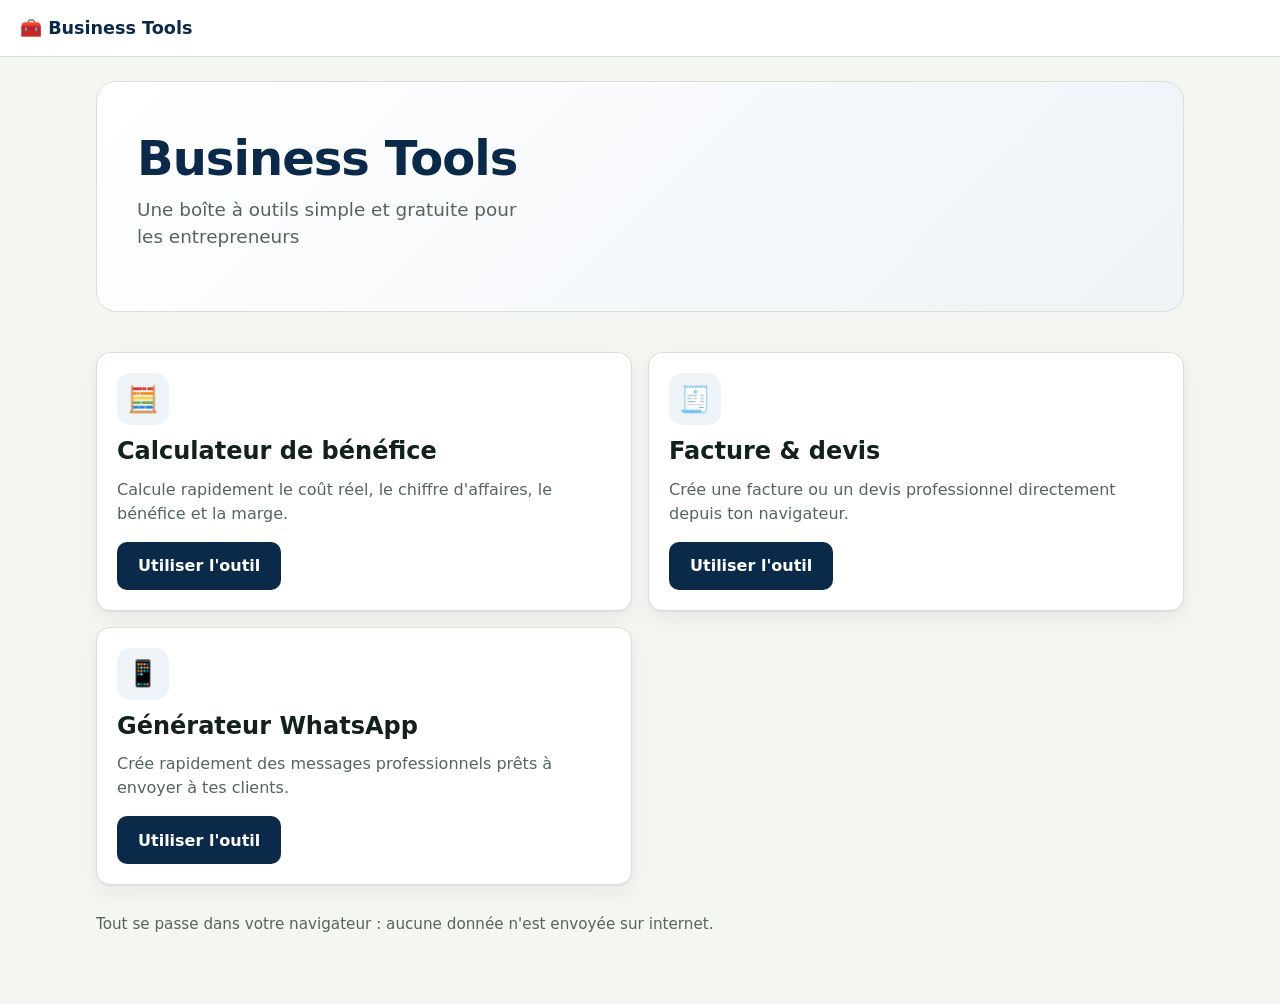
<file: index (5).html>
<!DOCTYPE html>
<html lang="fr">
<head>
  <meta charset="utf-8">
  <meta name="viewport" content="width=device-width, initial-scale=1">
  <title>Business Tools – Boîte à outils gratuite pour entrepreneurs</title>
  <meta name="description" content="Calculateur de bénéfice, factures et devis, messages WhatsApp : des outils gratuits qui fonctionnent dans votre navigateur.">
  <link rel="stylesheet" href="style.css">
</head>
<body>

<header class="topbar no-print">
  <button type="button" class="brand" data-go="home">🧰 Business Tools</button>
  <button type="button" class="btn btn-ghost" id="homeBtn" data-go="home" hidden>← Accueil</button>
</header>

<main>

  <!-- ===================== ACCUEIL ===================== -->
  <section class="view" id="view-home">
    <div class="hero">
      <h1 tabindex="-1">Business Tools</h1>
      <p>Une boîte à outils simple et gratuite pour les entrepreneurs</p>
    </div>
    <div class="cards">
      <article class="card tool-card">
        <span class="icon" aria-hidden="true">🧮</span>
        <h2>Calculateur de bénéfice</h2>
        <p>Calcule rapidement le coût réel, le chiffre d'affaires, le bénéfice et la marge.</p>
        <button type="button" class="btn btn-primary" data-go="calc" aria-label="Utiliser l'outil : Calculateur de bénéfice">Utiliser l'outil</button>
      </article>
      <article class="card tool-card">
        <span class="icon" aria-hidden="true">🧾</span>
        <h2>Facture &amp; devis</h2>
        <p>Crée une facture ou un devis professionnel directement depuis ton navigateur.</p>
        <button type="button" class="btn btn-primary" data-go="invoice" aria-label="Utiliser l'outil : Facture et devis">Utiliser l'outil</button>
      </article>
      <article class="card tool-card">
        <span class="icon" aria-hidden="true">📱</span>
        <h2>Générateur WhatsApp</h2>
        <p>Crée rapidement des messages professionnels prêts à envoyer à tes clients.</p>
        <button type="button" class="btn btn-primary" data-go="whatsapp" aria-label="Utiliser l'outil : Générateur WhatsApp">Utiliser l'outil</button>
      </article>
    </div>
    <p class="privacy">Tout se passe dans votre navigateur : aucune donnée n'est envoyée sur internet.</p>
  </section>

  <!-- ===================== CALCULATEUR ===================== -->
  <section class="view" id="view-calc" hidden>
    <h1 tabindex="-1">🧮 Calculateur de bénéfice</h1>
    <p class="lead no-print">Tous les montants sont en FCFA. Les résultats se mettent à jour automatiquement.</p>

    <div class="calc-layout">
      <form id="calcForm" class="card" novalidate>
        <fieldset>
          <legend>Produit</legend>
          <div class="field"><label>Nom du produit (facultatif)<input id="pname" type="text" autocomplete="off"></label></div>
        </fieldset>

        <fieldset>
          <legend>Coûts</legend>
          <div class="grid2">
            <div class="field"><label>Prix d'achat unitaire<input id="buy" type="number" inputmode="decimal" min="0" step="any" placeholder="0" aria-describedby="buy-err" required></label><small class="err" id="buy-err" role="alert"></small></div>
            <div class="field"><label>Quantité<input id="qty" type="number" inputmode="decimal" min="0" step="any" placeholder="0" aria-describedby="qty-err" required></label><small class="err" id="qty-err" role="alert"></small></div>
            <div class="field"><label>Transport<input id="transport" class="cost" type="number" inputmode="decimal" min="0" step="any" placeholder="0"></label></div>
            <div class="field"><label>Douane / taxes<input id="customs" class="cost" type="number" inputmode="decimal" min="0" step="any" placeholder="0"></label></div>
            <div class="field"><label>Publicité<input id="ads" class="cost" type="number" inputmode="decimal" min="0" step="any" placeholder="0"></label></div>
            <div class="field"><label>Emballage<input id="pack" class="cost" type="number" inputmode="decimal" min="0" step="any" placeholder="0"></label></div>
            <div class="field"><label>Livraison<input id="delivery" class="cost" type="number" inputmode="decimal" min="0" step="any" placeholder="0"></label></div>
            <div class="field"><label>Autres dépenses<input id="other" class="cost" type="number" inputmode="decimal" min="0" step="any" placeholder="0"></label></div>
          </div>
        </fieldset>

        <fieldset>
          <legend>Vente</legend>
          <div class="field"><label>Prix de vente unitaire<input id="sell" type="number" inputmode="decimal" min="0" step="any" placeholder="0" aria-describedby="sell-err" required></label><small class="err" id="sell-err" role="alert"></small></div>
        </fieldset>

        <div class="actions no-print">
          <button type="button" class="btn btn-ghost" id="calcReset">Réinitialiser</button>
          <button type="button" class="btn btn-primary" id="calcPrint">🖨️ Imprimer / Enregistrer en PDF</button>
        </div>
      </form>

      <div class="results" aria-live="polite">
        <p id="resEmpty" class="empty card">Renseignez le prix d'achat, la quantité et le prix de vente pour voir les résultats.</p>
        <div id="resBody" hidden>
          <p id="resProduct" class="res-product"></p>
          <div id="verdict" class="verdict"></div>
          <div class="stats">
            <div class="stat"><span class="stat-l">Coût total</span><strong id="rTotal"></strong></div>
            <div class="stat"><span class="stat-l">Chiffre d'affaires</span><strong id="rRevenue"></strong></div>
            <div class="stat" id="statProfit"><span class="stat-l">Bénéfice</span><strong id="rProfit"></strong></div>
            <div class="stat" id="statMargin"><span class="stat-l">Marge</span><strong id="rMargin"></strong></div>
          </div>
          <div class="stats stats-s">
            <div class="stat"><span class="stat-l">Coût des produits</span><strong id="rProducts"></strong></div>
            <div class="stat"><span class="stat-l">Coût réel par produit</span><strong id="rUnitCost"></strong></div>
            <div class="stat"><span class="stat-l">Bénéfice par produit</span><strong id="rUnitProfit"></strong></div>
          </div>
        </div>
      </div>
    </div>
  </section>

  <!-- ===================== FACTURE & DEVIS ===================== -->
  <section class="view" id="view-invoice" hidden>
    <h1 class="no-print" tabindex="-1">🧾 Facture &amp; devis</h1>

    <div class="invoice-layout">
      <form id="invForm" class="card invoice-form no-print" novalidate>
        <fieldset>
          <legend>Type de document</legend>
          <div class="segmented">
            <label><input type="radio" name="docType" value="facture" checked><span>Facture</span></label>
            <label><input type="radio" name="docType" value="devis"><span>Devis</span></label>
          </div>
        </fieldset>

        <fieldset>
          <legend>Vendeur</legend>
          <div class="field"><label>Nom / entreprise *<input id="sName" type="text" autocomplete="organization"></label></div>
          <div class="field">
            <label>Ajouter un logo<input id="logoInput" type="file" accept="image/*"></label>
            <small class="hint">Image choisie sur votre appareil, utilisée uniquement dans cet aperçu.</small>
            <small class="err" id="logoMsg" role="alert"></small>
            <button type="button" class="btn btn-ghost btn-sm" id="logoRemove" hidden>Supprimer le logo</button>
          </div>
          <div class="field"><label>Téléphone<input id="sPhone" type="tel" inputmode="tel" autocomplete="tel"></label></div>
          <div class="field"><label>Adresse<textarea id="sAddr" rows="2"></textarea></label></div>
          <div class="field"><label>Autres informations (NIF, e-mail, site…)<textarea id="sNote" rows="2"></textarea></label></div>
        </fieldset>

        <fieldset>
          <legend>Client</legend>
          <div class="field"><label>Nom *<input id="cName" type="text" autocomplete="off"></label></div>
          <div class="field"><label>Téléphone<input id="cPhone" type="tel" inputmode="tel" autocomplete="off"></label></div>
          <div class="field"><label>Adresse<textarea id="cAddr" rows="2"></textarea></label></div>
        </fieldset>

        <fieldset>
          <legend>Document</legend>
          <div class="grid2">
            <div class="field"><label>Numéro<input id="dNum" type="text" value="FAC-001"></label></div>
            <div class="field"><label>Date<input id="dDate" type="date"></label></div>
          </div>
        </fieldset>

        <fieldset>
          <legend>Produits</legend>
          <div id="lines"></div>
          <button type="button" class="btn btn-ghost" id="addLine">+ Ajouter un produit</button>
        </fieldset>

        <fieldset>
          <legend>Totaux</legend>
          <div class="grid2">
            <div class="field"><label>Réduction (FCFA)<input id="discount" type="number" inputmode="decimal" min="0" step="any" placeholder="0"></label><small class="err" id="discErr" role="alert"></small></div>
            <div class="field"><label>Frais de livraison (FCFA)<input id="shipping" type="number" inputmode="decimal" min="0" step="any" placeholder="0"></label></div>
          </div>
        </fieldset>

        <p class="err-box" id="invErr" role="alert" hidden></p>
        <div class="actions">
          <button type="button" class="btn btn-ghost" data-go="home">↩️ Retour</button>
          <button type="button" class="btn btn-primary" id="invPrint">🖨️ Imprimer / Enregistrer en PDF</button>
        </div>
      </form>

      <div class="preview-wrap">
        <article class="paper" aria-label="Aperçu du document">
          <div class="p-head">
            <div class="p-seller">
              <img id="pLogo" alt="Logo du vendeur" hidden>
              <strong id="pName"></strong>
              <span id="pPhone"></span>
              <span id="pAddr" class="pre"></span>
              <span id="pNote" class="pre"></span>
            </div>
            <div class="p-meta">
              <h2 id="pTitle">FACTURE</h2>
              <p>Numéro : <strong id="pNum"></strong></p>
              <p>Date : <strong id="pDate"></strong></p>
            </div>
          </div>

          <div class="p-client">
            <h3>Client</h3>
            <strong id="pcName"></strong>
            <span id="pcPhone"></span>
            <span id="pcAddr" class="pre"></span>
          </div>

          <table class="p-table">
            <thead><tr><th>Désignation</th><th class="num">Qté</th><th class="num">Prix</th><th class="num">Total</th></tr></thead>
            <tbody id="pRows"></tbody>
          </table>

          <dl class="p-totals">
            <div><dt>Sous-total</dt><dd id="pSub"></dd></div>
            <div><dt>Réduction</dt><dd id="pDisc"></dd></div>
            <div><dt>Livraison</dt><dd id="pShip"></dd></div>
            <div class="grand"><dt>TOTAL</dt><dd id="pTotal"></dd></div>
          </dl>

          <p class="p-thanks">Merci pour votre confiance.</p>
        </article>
      </div>
    </div>

    <template id="lineTpl">
      <div class="line">
        <div class="field span2"><label>Désignation<input class="l-name" type="text" autocomplete="off"></label></div>
        <div class="field"><label>Quantité<input class="l-qty" type="number" inputmode="decimal" min="0" step="any" value="1"></label></div>
        <div class="field"><label>Prix unitaire<input class="l-price" type="number" inputmode="decimal" min="0" step="any" placeholder="0"></label></div>
        <p class="l-total">Total : <strong>0 FCFA</strong></p>
        <button type="button" class="btn btn-danger btn-sm l-del" aria-label="Supprimer cette ligne">Supprimer</button>
      </div>
    </template>
  </section>

  <!-- ===================== GÉNÉRATEUR WHATSAPP ===================== -->
  <section class="view" id="view-whatsapp" hidden>
    <h1 tabindex="-1">📱 Générateur WhatsApp</h1>
    <p class="lead">1. Choisissez le type de message.</p>
    <div class="cat-grid" id="catGrid"></div>

    <div id="waStep2" class="card" hidden>
      <h2 id="waCatTitle"></h2>
      <p class="lead">2. Remplissez les champs (* obligatoire), puis générez le message.</p>
      <div class="grid2" id="waFields"></div>
      <div class="field">
        <label>Numéro WhatsApp du client (facultatif)<input id="waPhone" type="tel" inputmode="tel" placeholder="22997000000"></label>
        <small class="hint">Avec l'indicatif du pays, sans « + » ni espaces. Sans numéro, WhatsApp vous laissera choisir le contact.</small>
      </div>
      <button type="button" class="btn btn-primary" id="waGenerate">Générer le message</button>

      <div class="field msg-field">
        <label>3. Message (vous pouvez le modifier)<textarea id="waMessage" rows="10"></textarea></label>
      </div>
      <div class="actions">
        <button type="button" class="btn btn-ghost" id="waCopy">📋 Copier le message</button>
        <button type="button" class="btn btn-primary" id="waOpen">💬 Ouvrir WhatsApp</button>
      </div>
      <p id="waStatus" class="status" role="status" aria-live="polite"></p>
    </div>
  </section>

</main>

<script src="script.js"></script>
</body>
</html>
</file>
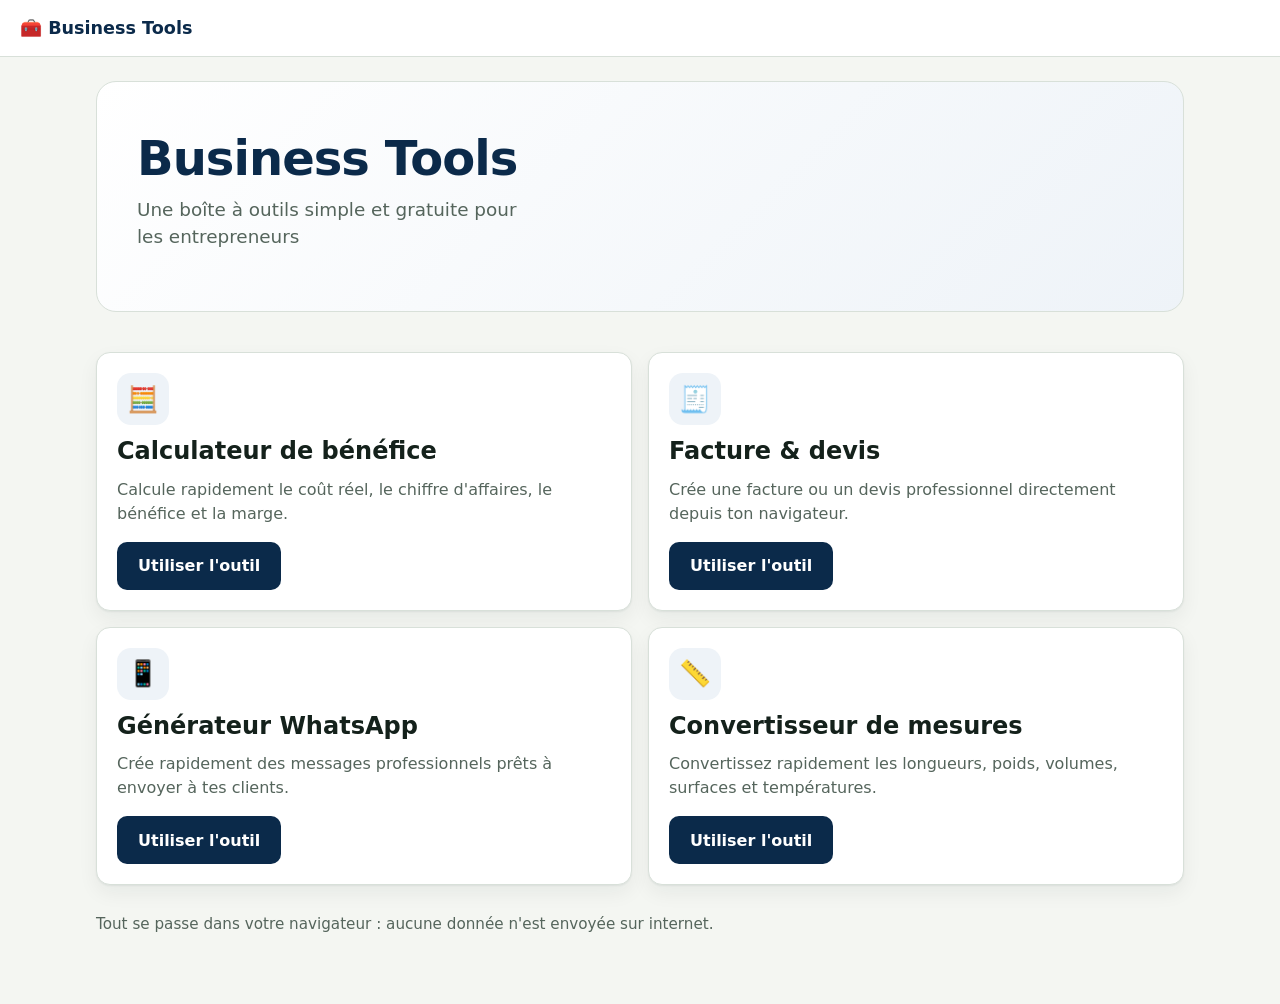
<file: index (7).html>
<!DOCTYPE html>
<html lang="fr">
<head>
  <meta charset="utf-8">
  <meta name="viewport" content="width=device-width, initial-scale=1">
  <title>Business Tools – Boîte à outils gratuite pour entrepreneurs</title>
  <meta name="description" content="Calculateur de bénéfice, factures et devis, messages WhatsApp : des outils gratuits qui fonctionnent dans votre navigateur.">
  <link rel="stylesheet" href="style.css">
</head>
<body>

<header class="topbar no-print">
  <button type="button" class="brand" data-go="home">🧰 Business Tools</button>
  <button type="button" class="btn btn-ghost" id="homeBtn" data-go="home" hidden>← Accueil</button>
</header>

<main>

  <!-- ===================== ACCUEIL ===================== -->
  <section class="view" id="view-home">
    <div class="hero">
      <h1 tabindex="-1">Business Tools</h1>
      <p>Une boîte à outils simple et gratuite pour les entrepreneurs</p>
    </div>
    <div class="cards">
      <article class="card tool-card">
        <span class="icon" aria-hidden="true">🧮</span>
        <h2>Calculateur de bénéfice</h2>
        <p>Calcule rapidement le coût réel, le chiffre d'affaires, le bénéfice et la marge.</p>
        <button type="button" class="btn btn-primary" data-go="calc" aria-label="Utiliser l'outil : Calculateur de bénéfice">Utiliser l'outil</button>
      </article>
      <article class="card tool-card">
        <span class="icon" aria-hidden="true">🧾</span>
        <h2>Facture &amp; devis</h2>
        <p>Crée une facture ou un devis professionnel directement depuis ton navigateur.</p>
        <button type="button" class="btn btn-primary" data-go="invoice" aria-label="Utiliser l'outil : Facture et devis">Utiliser l'outil</button>
      </article>
      <article class="card tool-card">
        <span class="icon" aria-hidden="true">📱</span>
        <h2>Générateur WhatsApp</h2>
        <p>Crée rapidement des messages professionnels prêts à envoyer à tes clients.</p>
        <button type="button" class="btn btn-primary" data-go="whatsapp" aria-label="Utiliser l'outil : Générateur WhatsApp">Utiliser l'outil</button>
      </article>
      <article class="card tool-card">
        <span class="icon" aria-hidden="true">📏</span>
        <h2>Convertisseur de mesures</h2>
        <p>Convertissez rapidement les longueurs, poids, volumes, surfaces et températures.</p>
        <button type="button" class="btn btn-primary" data-go="converter" aria-label="Utiliser l'outil : Convertisseur de mesures">Utiliser l'outil</button>
      </article>
    </div>
    <p class="privacy">Tout se passe dans votre navigateur : aucune donnée n'est envoyée sur internet.</p>
  </section>

  <!-- ===================== CALCULATEUR ===================== -->
  <section class="view" id="view-calc" hidden>
    <h1 tabindex="-1">🧮 Calculateur de bénéfice</h1>
    <p class="lead no-print">Tous les montants sont en FCFA. Les résultats se mettent à jour automatiquement.</p>

    <div class="calc-layout">
      <form id="calcForm" class="card" novalidate>
        <fieldset>
          <legend>Produit</legend>
          <div class="field"><label>Nom du produit (facultatif)<input id="pname" type="text" autocomplete="off"></label></div>
        </fieldset>

        <fieldset>
          <legend>Coûts</legend>
          <div class="grid2">
            <div class="field"><label>Prix d'achat unitaire<input id="buy" type="number" inputmode="decimal" min="0" step="any" placeholder="0" aria-describedby="buy-err" required></label><small class="err" id="buy-err" role="alert"></small></div>
            <div class="field"><label>Quantité<input id="qty" type="number" inputmode="decimal" min="0" step="any" placeholder="0" aria-describedby="qty-err" required></label><small class="err" id="qty-err" role="alert"></small></div>
            <div class="field"><label>Transport<input id="transport" class="cost" type="number" inputmode="decimal" min="0" step="any" placeholder="0"></label></div>
            <div class="field"><label>Douane / taxes<input id="customs" class="cost" type="number" inputmode="decimal" min="0" step="any" placeholder="0"></label></div>
            <div class="field"><label>Publicité<input id="ads" class="cost" type="number" inputmode="decimal" min="0" step="any" placeholder="0"></label></div>
            <div class="field"><label>Emballage<input id="pack" class="cost" type="number" inputmode="decimal" min="0" step="any" placeholder="0"></label></div>
            <div class="field"><label>Livraison<input id="delivery" class="cost" type="number" inputmode="decimal" min="0" step="any" placeholder="0"></label></div>
            <div class="field"><label>Autres dépenses<input id="other" class="cost" type="number" inputmode="decimal" min="0" step="any" placeholder="0"></label></div>
          </div>
        </fieldset>

        <fieldset>
          <legend>Vente</legend>
          <div class="field"><label>Prix de vente unitaire<input id="sell" type="number" inputmode="decimal" min="0" step="any" placeholder="0" aria-describedby="sell-err" required></label><small class="err" id="sell-err" role="alert"></small></div>
        </fieldset>

        <div class="actions no-print">
          <button type="button" class="btn btn-ghost" id="calcReset">Réinitialiser</button>
          <button type="button" class="btn btn-primary" id="calcPrint">🖨️ Imprimer / Enregistrer en PDF</button>
        </div>
      </form>

      <div class="results" aria-live="polite">
        <p id="resEmpty" class="empty card">Renseignez le prix d'achat, la quantité et le prix de vente pour voir les résultats.</p>
        <div id="resBody" hidden>
          <p id="resProduct" class="res-product"></p>
          <div id="verdict" class="verdict"></div>
          <div class="stats">
            <div class="stat"><span class="stat-l">Coût total</span><strong id="rTotal"></strong></div>
            <div class="stat"><span class="stat-l">Chiffre d'affaires</span><strong id="rRevenue"></strong></div>
            <div class="stat" id="statProfit"><span class="stat-l">Bénéfice</span><strong id="rProfit"></strong></div>
            <div class="stat" id="statMargin"><span class="stat-l">Marge</span><strong id="rMargin"></strong></div>
          </div>
          <div class="stats stats-s">
            <div class="stat"><span class="stat-l">Coût des produits</span><strong id="rProducts"></strong></div>
            <div class="stat"><span class="stat-l">Coût réel par produit</span><strong id="rUnitCost"></strong></div>
            <div class="stat"><span class="stat-l">Bénéfice par produit</span><strong id="rUnitProfit"></strong></div>
          </div>
        </div>
      </div>
    </div>
  </section>

  <!-- ===================== FACTURE & DEVIS ===================== -->
  <section class="view" id="view-invoice" hidden>
    <h1 class="no-print" tabindex="-1">🧾 Facture &amp; devis</h1>

    <div class="invoice-layout">
      <form id="invForm" class="card invoice-form no-print" novalidate>
        <fieldset>
          <legend>Type de document</legend>
          <div class="segmented">
            <label><input type="radio" name="docType" value="facture" checked><span>Facture</span></label>
            <label><input type="radio" name="docType" value="devis"><span>Devis</span></label>
          </div>
        </fieldset>

        <fieldset>
          <legend>Vendeur</legend>
          <div class="field"><label>Nom / entreprise *<input id="sName" type="text" autocomplete="organization"></label></div>
          <div class="field">
            <label>Ajouter un logo<input id="logoInput" type="file" accept="image/*"></label>
            <small class="hint">Image choisie sur votre appareil, utilisée uniquement dans cet aperçu.</small>
            <small class="err" id="logoMsg" role="alert"></small>
            <button type="button" class="btn btn-ghost btn-sm" id="logoRemove" hidden>Supprimer le logo</button>
          </div>
          <div class="field"><label>Téléphone<input id="sPhone" type="tel" inputmode="tel" autocomplete="tel"></label></div>
          <div class="field"><label>Adresse<textarea id="sAddr" rows="2"></textarea></label></div>
          <div class="field"><label>Autres informations (NIF, e-mail, site…)<textarea id="sNote" rows="2"></textarea></label></div>
        </fieldset>

        <fieldset>
          <legend>Client</legend>
          <div class="field"><label>Nom *<input id="cName" type="text" autocomplete="off"></label></div>
          <div class="field"><label>Téléphone<input id="cPhone" type="tel" inputmode="tel" autocomplete="off"></label></div>
          <div class="field"><label>Adresse<textarea id="cAddr" rows="2"></textarea></label></div>
        </fieldset>

        <fieldset>
          <legend>Document</legend>
          <div class="grid2">
            <div class="field"><label>Numéro<input id="dNum" type="text" value="FAC-001"></label></div>
            <div class="field"><label>Date<input id="dDate" type="date"></label></div>
          </div>
        </fieldset>

        <fieldset>
          <legend>Produits</legend>
          <div id="lines"></div>
          <button type="button" class="btn btn-ghost" id="addLine">+ Ajouter un produit</button>
        </fieldset>

        <fieldset>
          <legend>Totaux</legend>
          <div class="grid2">
            <div class="field"><label>Réduction (FCFA)<input id="discount" type="number" inputmode="decimal" min="0" step="any" placeholder="0"></label><small class="err" id="discErr" role="alert"></small></div>
            <div class="field"><label>Frais de livraison (FCFA)<input id="shipping" type="number" inputmode="decimal" min="0" step="any" placeholder="0"></label></div>
          </div>
        </fieldset>

        <p class="err-box" id="invErr" role="alert" hidden></p>
        <div class="actions">
          <button type="button" class="btn btn-ghost" data-go="home">↩️ Retour</button>
          <button type="button" class="btn btn-primary" id="invPrint">🖨️ Imprimer / Enregistrer en PDF</button>
        </div>
      </form>

      <div class="preview-wrap">
        <article class="paper" aria-label="Aperçu du document">
          <div class="p-head">
            <div class="p-seller">
              <img id="pLogo" alt="Logo du vendeur" hidden>
              <strong id="pName"></strong>
              <span id="pPhone"></span>
              <span id="pAddr" class="pre"></span>
              <span id="pNote" class="pre"></span>
            </div>
            <div class="p-meta">
              <h2 id="pTitle">FACTURE</h2>
              <p>Numéro : <strong id="pNum"></strong></p>
              <p>Date : <strong id="pDate"></strong></p>
            </div>
          </div>

          <div class="p-client">
            <h3>Client</h3>
            <strong id="pcName"></strong>
            <span id="pcPhone"></span>
            <span id="pcAddr" class="pre"></span>
          </div>

          <table class="p-table">
            <thead><tr><th>Désignation</th><th class="num">Qté</th><th class="num">Prix</th><th class="num">Total</th></tr></thead>
            <tbody id="pRows"></tbody>
          </table>

          <dl class="p-totals">
            <div><dt>Sous-total</dt><dd id="pSub"></dd></div>
            <div><dt>Réduction</dt><dd id="pDisc"></dd></div>
            <div><dt>Livraison</dt><dd id="pShip"></dd></div>
            <div class="grand"><dt>TOTAL</dt><dd id="pTotal"></dd></div>
          </dl>

          <p class="p-thanks">Merci pour votre confiance.</p>
        </article>
      </div>
    </div>

    <template id="lineTpl">
      <div class="line">
        <div class="field span2"><label>Désignation<input class="l-name" type="text" autocomplete="off"></label></div>
        <div class="field"><label>Quantité<input class="l-qty" type="number" inputmode="decimal" min="0" step="any" value="1"></label></div>
        <div class="field"><label>Prix unitaire<input class="l-price" type="number" inputmode="decimal" min="0" step="any" placeholder="0"></label></div>
        <p class="l-total">Total : <strong>0 FCFA</strong></p>
        <button type="button" class="btn btn-danger btn-sm l-del" aria-label="Supprimer cette ligne">Supprimer</button>
      </div>
    </template>
  </section>

  <!-- ===================== GÉNÉRATEUR WHATSAPP ===================== -->
  <section class="view" id="view-whatsapp" hidden>
    <h1 tabindex="-1">📱 Générateur WhatsApp</h1>
    <p class="lead">1. Choisissez le type de message.</p>
    <div class="cat-grid" id="catGrid"></div>

    <div id="waStep2" class="card" hidden>
      <h2 id="waCatTitle"></h2>
      <p class="lead">2. Remplissez les champs (* obligatoire), puis générez le message.</p>
      <div class="grid2" id="waFields"></div>
      <div class="field">
        <label>Numéro WhatsApp du client (facultatif)<input id="waPhone" type="tel" inputmode="tel" placeholder="22997000000"></label>
        <small class="hint">Avec l'indicatif du pays, sans « + » ni espaces. Sans numéro, WhatsApp vous laissera choisir le contact.</small>
      </div>
      <button type="button" class="btn btn-primary" id="waGenerate">Générer le message</button>

      <div class="field msg-field">
        <label>3. Message (vous pouvez le modifier)<textarea id="waMessage" rows="10"></textarea></label>
      </div>
      <div class="actions">
        <button type="button" class="btn btn-ghost" id="waCopy">📋 Copier le message</button>
        <button type="button" class="btn btn-primary" id="waOpen">💬 Ouvrir WhatsApp</button>
      </div>
      <p id="waStatus" class="status" role="status" aria-live="polite"></p>
    </div>
  </section>

  <!-- ===================== CONVERTISSEUR DE MESURES ===================== -->
  <section class="view" id="view-converter" hidden>
    <h1 tabindex="-1">📏 Convertisseur de mesures</h1>
    <p class="lead">Le résultat se met à jour automatiquement.</p>

    <div class="card conv-card">
      <div class="field"><label>Choisissez une catégorie<select id="convCategory"></select></label></div>

      <div class="field"><label><span id="convValueLabel">Valeur</span><input id="convValue" type="text" inputmode="decimal" autocomplete="off"></label></div>
      <div class="field" id="convValue2Wrap" hidden><label>Hauteur<input id="convValue2" type="text" inputmode="decimal" autocomplete="off"></label></div>
      <small class="err" id="convErr" role="alert"></small>

      <div class="grid2">
        <div class="field"><label>De<select id="convFrom"></select></label></div>
        <div class="field"><label>Vers<select id="convTo"></select></label></div>
      </div>

      <div class="actions no-print">
        <button type="button" class="btn btn-ghost" id="convSwap">🔄 Inverser</button>
        <button type="button" class="btn btn-ghost" id="convCopy">📋 Copier le résultat</button>
        <button type="button" class="btn btn-ghost" id="convReset">🗑️ Réinitialiser</button>
      </div>
      <p id="convStatus" class="status" role="status" aria-live="polite"></p>
    </div>

    <div class="card conv-card conv-result" aria-live="polite">
      <h2>Résultat</h2>
      <p class="conv-out" id="convResult">—</p>
      <p class="conv-eq" id="convEquation"></p>
    </div>
  </section>

</main>

<script src="script.js"></script>
</body>
</html>
</file>
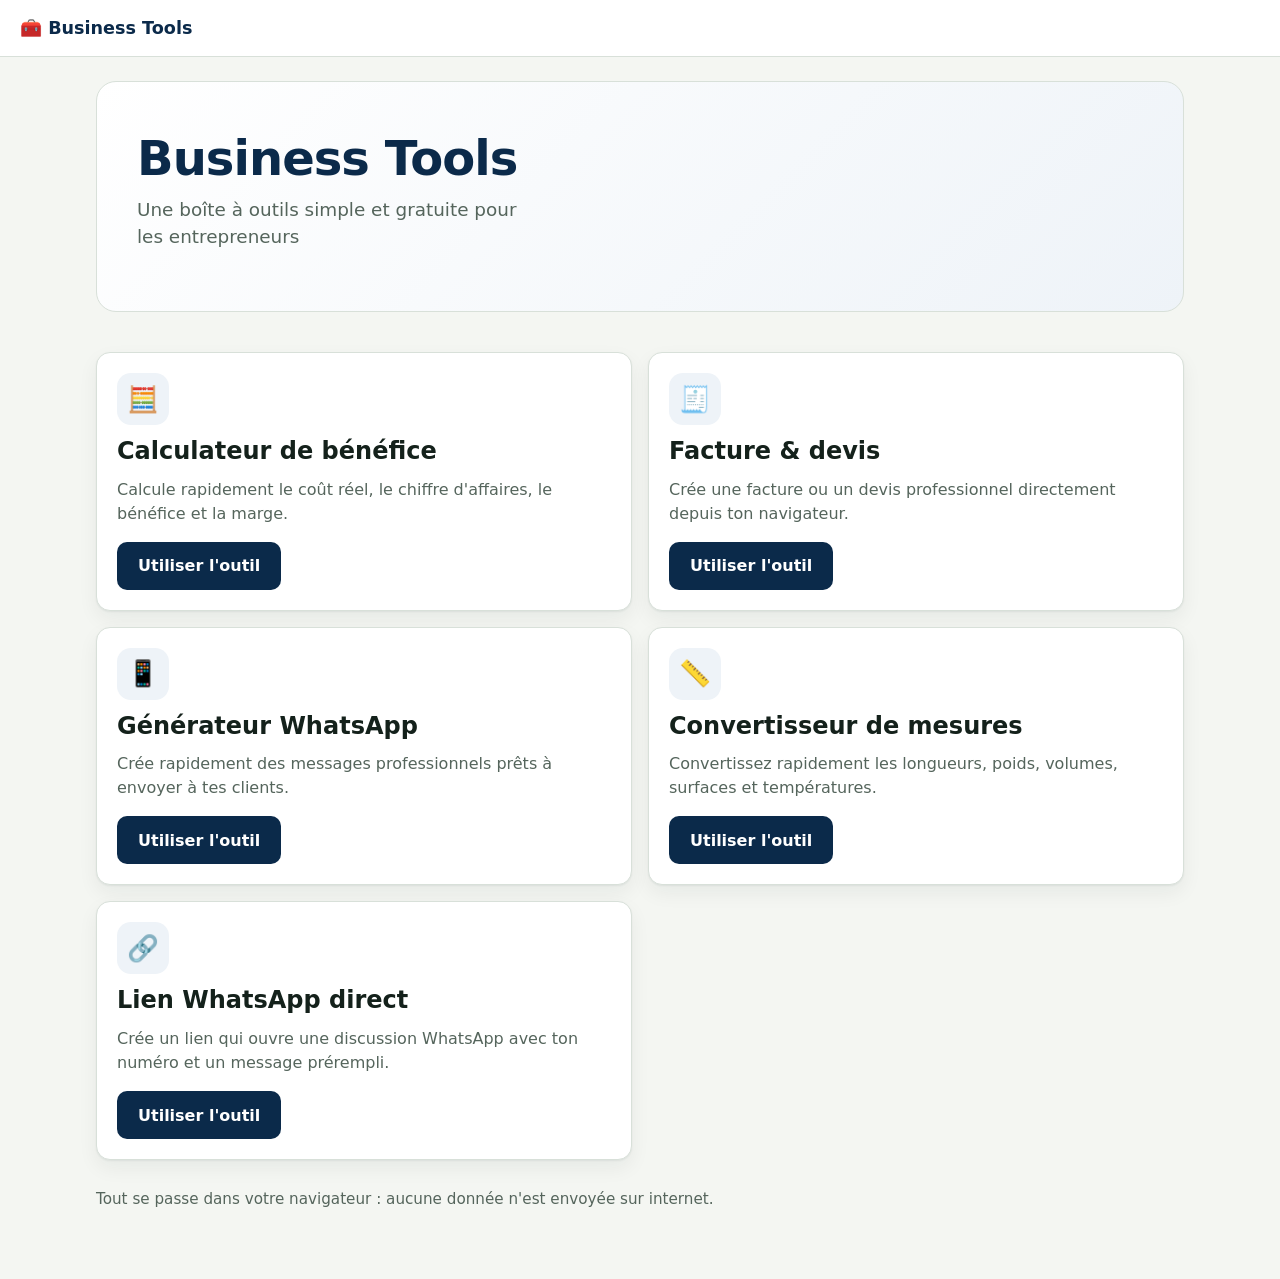
<file: index (9).html>
<!DOCTYPE html>
<html lang="fr">
<head>
  <meta charset="utf-8">
  <meta name="viewport" content="width=device-width, initial-scale=1">
  <title>Business Tools – Boîte à outils gratuite pour entrepreneurs</title>
  <meta name="description" content="Calculateur de bénéfice, factures et devis, messages WhatsApp : des outils gratuits qui fonctionnent dans votre navigateur.">
  <link rel="stylesheet" href="style.css">
</head>
<body>

<header class="topbar no-print">
  <button type="button" class="brand" data-go="home">🧰 Business Tools</button>
  <button type="button" class="btn btn-ghost" id="homeBtn" data-go="home" hidden>← Accueil</button>
</header>

<main>

  <!-- ===================== ACCUEIL ===================== -->
  <section class="view" id="view-home">
    <div class="hero">
      <h1 tabindex="-1">Business Tools</h1>
      <p>Une boîte à outils simple et gratuite pour les entrepreneurs</p>
    </div>
    <div class="cards">
      <article class="card tool-card">
        <span class="icon" aria-hidden="true">🧮</span>
        <h2>Calculateur de bénéfice</h2>
        <p>Calcule rapidement le coût réel, le chiffre d'affaires, le bénéfice et la marge.</p>
        <button type="button" class="btn btn-primary" data-go="calc" aria-label="Utiliser l'outil : Calculateur de bénéfice">Utiliser l'outil</button>
      </article>
      <article class="card tool-card">
        <span class="icon" aria-hidden="true">🧾</span>
        <h2>Facture &amp; devis</h2>
        <p>Crée une facture ou un devis professionnel directement depuis ton navigateur.</p>
        <button type="button" class="btn btn-primary" data-go="invoice" aria-label="Utiliser l'outil : Facture et devis">Utiliser l'outil</button>
      </article>
      <article class="card tool-card">
        <span class="icon" aria-hidden="true">📱</span>
        <h2>Générateur WhatsApp</h2>
        <p>Crée rapidement des messages professionnels prêts à envoyer à tes clients.</p>
        <button type="button" class="btn btn-primary" data-go="whatsapp" aria-label="Utiliser l'outil : Générateur WhatsApp">Utiliser l'outil</button>
      </article>
      <article class="card tool-card">
        <span class="icon" aria-hidden="true">📏</span>
        <h2>Convertisseur de mesures</h2>
        <p>Convertissez rapidement les longueurs, poids, volumes, surfaces et températures.</p>
        <button type="button" class="btn btn-primary" data-go="converter" aria-label="Utiliser l'outil : Convertisseur de mesures">Utiliser l'outil</button>
      </article>
      <article class="card tool-card">
        <span class="icon" aria-hidden="true">🔗</span>
        <h2>Lien WhatsApp direct</h2>
        <p>Crée un lien qui ouvre une discussion WhatsApp avec ton numéro et un message prérempli.</p>
        <button type="button" class="btn btn-primary" data-go="walink" aria-label="Utiliser l'outil : Lien WhatsApp direct">Utiliser l'outil</button>
      </article>
    </div>
    <p class="privacy">Tout se passe dans votre navigateur : aucune donnée n'est envoyée sur internet.</p>
  </section>

  <!-- ===================== CALCULATEUR ===================== -->
  <section class="view" id="view-calc" hidden>
    <h1 tabindex="-1">🧮 Calculateur de bénéfice</h1>
    <p class="lead no-print">Tous les montants sont en FCFA. Les résultats se mettent à jour automatiquement.</p>

    <div class="calc-layout">
      <form id="calcForm" class="card" novalidate>
        <fieldset>
          <legend>Produit</legend>
          <div class="field"><label>Nom du produit (facultatif)<input id="pname" type="text" autocomplete="off"></label></div>
        </fieldset>

        <fieldset>
          <legend>Coûts</legend>
          <div class="grid2">
            <div class="field"><label>Prix d'achat unitaire<input id="buy" type="number" inputmode="decimal" min="0" step="any" placeholder="0" aria-describedby="buy-err" required></label><small class="err" id="buy-err" role="alert"></small></div>
            <div class="field"><label>Quantité<input id="qty" type="number" inputmode="decimal" min="0" step="any" placeholder="0" aria-describedby="qty-err" required></label><small class="err" id="qty-err" role="alert"></small></div>
            <div class="field"><label>Transport<input id="transport" class="cost" type="number" inputmode="decimal" min="0" step="any" placeholder="0"></label></div>
            <div class="field"><label>Douane / taxes<input id="customs" class="cost" type="number" inputmode="decimal" min="0" step="any" placeholder="0"></label></div>
            <div class="field"><label>Publicité<input id="ads" class="cost" type="number" inputmode="decimal" min="0" step="any" placeholder="0"></label></div>
            <div class="field"><label>Emballage<input id="pack" class="cost" type="number" inputmode="decimal" min="0" step="any" placeholder="0"></label></div>
            <div class="field"><label>Livraison<input id="delivery" class="cost" type="number" inputmode="decimal" min="0" step="any" placeholder="0"></label></div>
            <div class="field"><label>Autres dépenses<input id="other" class="cost" type="number" inputmode="decimal" min="0" step="any" placeholder="0"></label></div>
          </div>
        </fieldset>

        <fieldset>
          <legend>Vente</legend>
          <div class="field"><label>Prix de vente unitaire<input id="sell" type="number" inputmode="decimal" min="0" step="any" placeholder="0" aria-describedby="sell-err" required></label><small class="err" id="sell-err" role="alert"></small></div>
        </fieldset>

        <div class="actions no-print">
          <button type="button" class="btn btn-ghost" id="calcReset">Réinitialiser</button>
          <button type="button" class="btn btn-primary" id="calcPrint">🖨️ Imprimer / Enregistrer en PDF</button>
        </div>
      </form>

      <div class="results" aria-live="polite">
        <p id="resEmpty" class="empty card">Renseignez le prix d'achat, la quantité et le prix de vente pour voir les résultats.</p>
        <div id="resBody" hidden>
          <p id="resProduct" class="res-product"></p>
          <div id="verdict" class="verdict"></div>
          <div class="stats">
            <div class="stat"><span class="stat-l">Coût total</span><strong id="rTotal"></strong></div>
            <div class="stat"><span class="stat-l">Chiffre d'affaires</span><strong id="rRevenue"></strong></div>
            <div class="stat" id="statProfit"><span class="stat-l">Bénéfice</span><strong id="rProfit"></strong></div>
            <div class="stat" id="statMargin"><span class="stat-l">Marge</span><strong id="rMargin"></strong></div>
          </div>
          <div class="stats stats-s">
            <div class="stat"><span class="stat-l">Coût des produits</span><strong id="rProducts"></strong></div>
            <div class="stat"><span class="stat-l">Coût réel par produit</span><strong id="rUnitCost"></strong></div>
            <div class="stat"><span class="stat-l">Bénéfice par produit</span><strong id="rUnitProfit"></strong></div>
          </div>
        </div>
      </div>
    </div>
  </section>

  <!-- ===================== FACTURE & DEVIS ===================== -->
  <section class="view" id="view-invoice" hidden>
    <h1 class="no-print" tabindex="-1">🧾 Facture &amp; devis</h1>

    <div class="invoice-layout">
      <form id="invForm" class="card invoice-form no-print" novalidate>
        <fieldset>
          <legend>Type de document</legend>
          <div class="segmented">
            <label><input type="radio" name="docType" value="facture" checked><span>Facture</span></label>
            <label><input type="radio" name="docType" value="devis"><span>Devis</span></label>
          </div>
        </fieldset>

        <fieldset>
          <legend>Vendeur</legend>
          <div class="field"><label>Nom / entreprise *<input id="sName" type="text" autocomplete="organization"></label></div>
          <div class="field">
            <label>Ajouter un logo<input id="logoInput" type="file" accept="image/*"></label>
            <small class="hint">Image choisie sur votre appareil, utilisée uniquement dans cet aperçu.</small>
            <small class="err" id="logoMsg" role="alert"></small>
            <button type="button" class="btn btn-ghost btn-sm" id="logoRemove" hidden>Supprimer le logo</button>
          </div>
          <div class="field"><label>Téléphone<input id="sPhone" type="tel" inputmode="tel" autocomplete="tel"></label></div>
          <div class="field"><label>Adresse<textarea id="sAddr" rows="2"></textarea></label></div>
          <div class="field"><label>Autres informations (NIF, e-mail, site…)<textarea id="sNote" rows="2"></textarea></label></div>
        </fieldset>

        <fieldset>
          <legend>Client</legend>
          <div class="field"><label>Nom *<input id="cName" type="text" autocomplete="off"></label></div>
          <div class="field"><label>Téléphone<input id="cPhone" type="tel" inputmode="tel" autocomplete="off"></label></div>
          <div class="field"><label>Adresse<textarea id="cAddr" rows="2"></textarea></label></div>
        </fieldset>

        <fieldset>
          <legend>Document</legend>
          <div class="grid2">
            <div class="field"><label>Numéro<input id="dNum" type="text" value="FAC-001"></label></div>
            <div class="field"><label>Date<input id="dDate" type="date"></label></div>
          </div>
        </fieldset>

        <fieldset>
          <legend>Produits</legend>
          <div id="lines"></div>
          <button type="button" class="btn btn-ghost" id="addLine">+ Ajouter un produit</button>
        </fieldset>

        <fieldset>
          <legend>Totaux</legend>
          <div class="grid2">
            <div class="field"><label>Réduction (FCFA)<input id="discount" type="number" inputmode="decimal" min="0" step="any" placeholder="0"></label><small class="err" id="discErr" role="alert"></small></div>
            <div class="field"><label>Frais de livraison (FCFA)<input id="shipping" type="number" inputmode="decimal" min="0" step="any" placeholder="0"></label></div>
          </div>
        </fieldset>

        <p class="err-box" id="invErr" role="alert" hidden></p>
        <div class="actions">
          <button type="button" class="btn btn-ghost" data-go="home">↩️ Retour</button>
          <button type="button" class="btn btn-primary" id="invPrint">🖨️ Imprimer / Enregistrer en PDF</button>
        </div>
      </form>

      <div class="preview-wrap">
        <article class="paper" aria-label="Aperçu du document">
          <div class="p-head">
            <div class="p-seller">
              <img id="pLogo" alt="Logo du vendeur" hidden>
              <strong id="pName"></strong>
              <span id="pPhone"></span>
              <span id="pAddr" class="pre"></span>
              <span id="pNote" class="pre"></span>
            </div>
            <div class="p-meta">
              <h2 id="pTitle">FACTURE</h2>
              <p>Numéro : <strong id="pNum"></strong></p>
              <p>Date : <strong id="pDate"></strong></p>
            </div>
          </div>

          <div class="p-client">
            <h3>Client</h3>
            <strong id="pcName"></strong>
            <span id="pcPhone"></span>
            <span id="pcAddr" class="pre"></span>
          </div>

          <table class="p-table">
            <thead><tr><th>Désignation</th><th class="num">Qté</th><th class="num">Prix</th><th class="num">Total</th></tr></thead>
            <tbody id="pRows"></tbody>
          </table>

          <dl class="p-totals">
            <div><dt>Sous-total</dt><dd id="pSub"></dd></div>
            <div><dt>Réduction</dt><dd id="pDisc"></dd></div>
            <div><dt>Livraison</dt><dd id="pShip"></dd></div>
            <div class="grand"><dt>TOTAL</dt><dd id="pTotal"></dd></div>
          </dl>

          <p class="p-thanks">Merci pour votre confiance.</p>
        </article>
      </div>
    </div>

    <template id="lineTpl">
      <div class="line">
        <div class="field span2"><label>Désignation<input class="l-name" type="text" autocomplete="off"></label></div>
        <div class="field"><label>Quantité<input class="l-qty" type="number" inputmode="decimal" min="0" step="any" value="1"></label></div>
        <div class="field"><label>Prix unitaire<input class="l-price" type="number" inputmode="decimal" min="0" step="any" placeholder="0"></label></div>
        <p class="l-total">Total : <strong>0 FCFA</strong></p>
        <button type="button" class="btn btn-danger btn-sm l-del" aria-label="Supprimer cette ligne">Supprimer</button>
      </div>
    </template>
  </section>

  <!-- ===================== GÉNÉRATEUR WHATSAPP ===================== -->
  <section class="view" id="view-whatsapp" hidden>
    <h1 tabindex="-1">📱 Générateur WhatsApp</h1>
    <p class="lead">1. Choisissez le type de message.</p>
    <div class="cat-grid" id="catGrid"></div>

    <div id="waStep2" class="card" hidden>
      <h2 id="waCatTitle"></h2>
      <p class="lead">2. Remplissez les champs (* obligatoire), puis générez le message.</p>
      <div class="grid2" id="waFields"></div>
      <div class="field">
        <label>Numéro WhatsApp du client (facultatif)<input id="waPhone" type="tel" inputmode="tel" placeholder="22997000000"></label>
        <small class="hint">Avec l'indicatif du pays, sans « + » ni espaces. Sans numéro, WhatsApp vous laissera choisir le contact.</small>
      </div>
      <button type="button" class="btn btn-primary" id="waGenerate">Générer le message</button>

      <div class="field msg-field">
        <label>3. Message (vous pouvez le modifier)<textarea id="waMessage" rows="10"></textarea></label>
      </div>
      <div class="actions">
        <button type="button" class="btn btn-ghost" id="waCopy">📋 Copier le message</button>
        <button type="button" class="btn btn-primary" id="waOpen">💬 Ouvrir WhatsApp</button>
      </div>
      <p id="waStatus" class="status" role="status" aria-live="polite"></p>
    </div>
  </section>

  <!-- ===================== CONVERTISSEUR DE MESURES ===================== -->
  <section class="view" id="view-converter" hidden>
    <h1 tabindex="-1">📏 Convertisseur de mesures</h1>
    <p class="lead">Le résultat se met à jour automatiquement.</p>

    <div class="card conv-card">
      <div class="field"><label>Choisissez une catégorie<select id="convCategory"></select></label></div>

      <div class="field"><label><span id="convValueLabel">Valeur</span><input id="convValue" type="text" inputmode="decimal" autocomplete="off"></label></div>
      <div class="field" id="convValue2Wrap" hidden><label>Hauteur<input id="convValue2" type="text" inputmode="decimal" autocomplete="off"></label></div>
      <small class="err" id="convErr" role="alert"></small>

      <div class="grid2">
        <div class="field"><label>De<select id="convFrom"></select></label></div>
        <div class="field"><label>Vers<select id="convTo"></select></label></div>
      </div>

      <div class="actions no-print">
        <button type="button" class="btn btn-ghost" id="convSwap">🔄 Inverser</button>
        <button type="button" class="btn btn-ghost" id="convCopy">📋 Copier le résultat</button>
        <button type="button" class="btn btn-ghost" id="convReset">🗑️ Réinitialiser</button>
      </div>
      <p id="convStatus" class="status" role="status" aria-live="polite"></p>
    </div>

    <div class="card conv-card conv-result" aria-live="polite">
      <h2>Résultat</h2>
      <p class="conv-out" id="convResult">—</p>
      <p class="conv-eq" id="convEquation"></p>
    </div>
  </section>

  <!-- ===================== LIEN WHATSAPP DIRECT ===================== -->
  <section class="view" id="view-walink" hidden>
    <h1 tabindex="-1">🔗 Lien WhatsApp direct</h1>
    <p class="lead">Créez un lien qui ouvre une discussion avec votre numéro et un message prérempli : pratique pour une bio Instagram, une page Facebook ou une affiche.</p>

    <div class="card link-card">
      <div class="field">
        <label>Numéro WhatsApp *<input id="wlPhone" type="tel" inputmode="tel" autocomplete="off" aria-describedby="wlErr"></label>
        <small class="hint">Indicatif du pays puis numéro, sans « + » ni espaces.</small>
        <small class="err" id="wlErr" role="alert"></small>
      </div>
      <div class="field">
        <label>Message prérempli (facultatif)<textarea id="wlMessage" rows="5" placeholder="Bonjour, je suis intéressé(e) par votre produit."></textarea></label>
      </div>
    </div>

    <div class="card link-card">
      <div class="field">
        <label>Votre lien<input id="wlLink" type="text" readonly placeholder="Le lien apparaît ici dès que le numéro est valide."></label>
      </div>
      <div class="actions">
        <button type="button" class="btn btn-primary" id="wlCopy">📋 Copier le lien</button>
        <button type="button" class="btn btn-ghost" id="wlTest">💬 Tester le lien</button>
        <button type="button" class="btn btn-ghost" id="wlReset">🗑️ Réinitialiser</button>
      </div>
      <p id="wlStatus" class="status" role="status" aria-live="polite"></p>
    </div>
  </section>

</main>

<script src="script.js"></script>
</body>
</html>
</file>
<file: style.css>
/* ===== Variables ===== */
:root {
  --bg: #f4f6f2;
  --surface: #fff;
  --ink: #14211b;
  --muted: #55655c;
  --line: #d8e0d9;
  --brand: #0e6b4f;
  --brand-d: #0a4f3a;
  --brand-l: #e2f3eb;
  --warn: #9c2f0c;
  --warn-l: #fdeae3;
  --radius: 14px;
  --shadow: 0 1px 2px rgba(20, 33, 27, .06), 0 8px 20px rgba(20, 33, 27, .06);
  --font: system-ui, -apple-system, "Segoe UI", Roboto, "Helvetica Neue", Arial, sans-serif;
}

*, *::before, *::after { box-sizing: border-box; }
[hidden] { display: none !important; }
body { margin: 0; font: 16px/1.5 var(--font); background: var(--bg); color: var(--ink); }
h1, h2, h3 { line-height: 1.2; margin: 0 0 .5rem; }
h1 { font-size: clamp(1.6rem, 5vw, 2.2rem); }
h1:focus { outline: none; }
p { margin: 0 0 .75rem; }
main { max-width: 1120px; margin: 0 auto; padding: 24px 16px 56px; }
.lead { color: var(--muted); }

/* ===== En-tête ===== */
.topbar {
  position: sticky; top: 0; z-index: 10;
  display: flex; align-items: center; justify-content: space-between; gap: 12px;
  padding: 8px 16px; background: var(--surface); border-bottom: 1px solid var(--line);
}
.brand { background: none; border: 0; font: 700 1.1rem var(--font); color: var(--brand-d); cursor: pointer; padding: 10px 4px; }

/* ===== Boutons ===== */
.btn {
  display: inline-flex; align-items: center; justify-content: center; gap: 8px;
  min-height: 48px; padding: 0 20px; border-radius: 10px; border: 1px solid transparent;
  font: 600 1rem var(--font); cursor: pointer; transition: background .15s, border-color .15s;
}
.btn-primary { background: var(--brand); color: #fff; }
.btn-primary:hover { background: var(--brand-d); }
.btn-ghost { background: var(--surface); color: var(--ink); border-color: var(--line); }
.btn-ghost:hover { border-color: var(--brand); }
.btn-danger { background: var(--surface); color: var(--warn); border-color: #efc4b6; }
.btn-sm { min-height: 44px; padding: 0 14px; font-size: .9rem; }
:focus-visible { outline: 3px solid #1b9a72; outline-offset: 2px; }

/* ===== Cartes ===== */
.card { background: var(--surface); border: 1px solid var(--line); border-radius: var(--radius); box-shadow: var(--shadow); padding: 20px; }
.hero { padding: 24px 0 28px; }
.hero p { font-size: 1.15rem; color: var(--muted); max-width: 34ch; }
.cards { display: grid; gap: 16px; grid-template-columns: 1fr; }
.tool-card { display: flex; flex-direction: column; align-items: flex-start; gap: 4px; }
.tool-card p { color: var(--muted); flex: 1; }
.icon { font-size: 2rem; }
.privacy { margin-top: 28px; color: var(--muted); font-size: .95rem; }

/* ===== Formulaires ===== */
fieldset { border: 0; padding: 0; margin: 0 0 20px; min-width: 0; }
legend { font-weight: 700; font-size: 1.05rem; padding: 0; margin-bottom: 10px; color: var(--brand-d); }
.field { margin-bottom: 12px; }
.field label { display: block; font-weight: 600; font-size: .95rem; }
input[type="text"], input[type="number"], input[type="tel"], input[type="date"], input[type="file"], textarea, select {
  display: block; width: 100%; margin-top: 6px; min-height: 48px; padding: 10px 12px;
  font: 1rem var(--font); color: var(--ink); background: #fff;
  border: 1px solid #b9c5bc; border-radius: 10px;
}
textarea { resize: vertical; }
input[aria-invalid="true"] { border-color: var(--warn); }
.grid2 { display: grid; gap: 0 14px; grid-template-columns: 1fr; }
.err { display: block; color: var(--warn); font-weight: 600; font-size: .9rem; margin-top: 4px; }
.err:empty { display: none; }
.hint { display: block; color: var(--muted); font-size: .85rem; margin-top: 4px; }
.err-box { background: var(--warn-l); color: var(--warn); border-radius: 10px; padding: 12px 14px; font-weight: 600; }
.actions { display: flex; flex-wrap: wrap; gap: 10px; margin-top: 8px; }
.actions .btn { flex: 1 1 220px; }
.status { margin: 12px 0 0; font-weight: 600; min-height: 1.5em; }
.status.ok { color: var(--brand-d); }
.status.bad { color: var(--warn); }

/* ===== Calculateur ===== */
.calc-layout { display: grid; gap: 20px; margin-top: 12px; }
.empty { color: var(--muted); }
.res-product { font-weight: 700; font-size: 1.1rem; }
.res-product:empty { display: none; }
.verdict { padding: 14px 16px; border-radius: 12px; font-weight: 700; margin-bottom: 14px; }
.verdict.pos { background: var(--brand-l); color: var(--brand-d); }
.verdict.neg { background: var(--warn-l); color: var(--warn); }
.verdict.zero { background: #eef0ee; color: var(--ink); }
.stats { display: grid; gap: 12px; grid-template-columns: 1fr 1fr; margin-bottom: 12px; }
.stat { background: var(--surface); border: 1px solid var(--line); border-radius: var(--radius); box-shadow: var(--shadow); padding: 14px; }
.stat-l { display: block; color: var(--muted); font-size: .9rem; }
.stat strong { display: block; font-size: 1.25rem; overflow-wrap: anywhere; }
.stats-s { grid-template-columns: 1fr; }
.stats-s .stat strong { font-size: 1.05rem; }
.stat.pos strong { color: var(--brand); }
.stat.neg strong { color: var(--warn); }

/* ===== Facture ===== */
.invoice-layout { display: grid; gap: 20px; margin-top: 12px; }
.segmented { display: flex; gap: 10px; }
.segmented label { flex: 1; }
.segmented input { position: absolute; opacity: 0; }
.segmented span {
  display: flex; align-items: center; justify-content: center; min-height: 48px;
  border: 1px solid #b9c5bc; border-radius: 10px; font-weight: 600; cursor: pointer;
}
.segmented input:checked + span { background: var(--brand); border-color: var(--brand); color: #fff; }
.segmented input:focus-visible + span { outline: 3px solid #1b9a72; outline-offset: 2px; }
.line { display: grid; grid-template-columns: 1fr 1fr; gap: 0 12px; align-items: end; padding: 12px; margin-bottom: 12px; background: #f7f9f6; border: 1px solid var(--line); border-radius: 12px; }
.span2 { grid-column: span 2; }
.l-total { margin: 0; align-self: center; }
.line .l-del { justify-self: end; }

.paper { background: #fff; color: #111; border: 1px solid var(--line); border-radius: 6px; box-shadow: var(--shadow); padding: clamp(16px, 4vw, 40px); font-size: .9rem; }
.paper span, .paper strong { overflow-wrap: anywhere; }
.pre { white-space: pre-line; }
.p-head { display: flex; flex-wrap: wrap; justify-content: space-between; gap: 16px; margin-bottom: 24px; }
.p-seller { display: flex; flex-direction: column; gap: 2px; max-width: 60%; min-width: 180px; }
.p-seller img { max-width: 160px; max-height: 70px; object-fit: contain; object-position: left; margin-bottom: 8px; }
.p-seller strong { font-size: 1.1rem; }
.p-meta { text-align: right; }
.p-meta h2 { color: var(--brand); font-size: 1.7rem; letter-spacing: .02em; margin-bottom: 6px; }
.p-meta p { margin: 0; }
.p-client { display: flex; flex-direction: column; gap: 2px; margin-bottom: 20px; padding: 12px 14px; background: #f4f7f4; border-left: 4px solid var(--brand); }
.p-client h3 { font-size: .85rem; color: var(--muted); font-weight: 600; }
.p-table { width: 100%; border-collapse: collapse; margin-bottom: 16px; }
.p-table th { background: var(--brand-l); color: var(--brand-d); text-align: left; padding: 8px; font-size: .85rem; }
.p-table td { padding: 8px; border-bottom: 1px solid #e3e8e4; vertical-align: top; overflow-wrap: anywhere; }
.p-table .num { text-align: right; white-space: nowrap; }
.p-totals { margin: 0 0 0 auto; width: min(100%, 300px); }
.p-totals div { display: flex; justify-content: space-between; gap: 12px; padding: 5px 0; }
.p-totals dt, .p-totals dd { margin: 0; }
.p-totals .grand { margin-top: 6px; padding: 10px 8px; background: var(--brand); color: #fff; font-weight: 700; font-size: 1.05rem; border-radius: 6px; }
.p-thanks { margin: 28px 0 0; text-align: center; color: var(--muted); font-style: italic; }

/* ===== WhatsApp ===== */
.cat-grid { display: grid; gap: 10px; grid-template-columns: 1fr 1fr; margin-bottom: 20px; }
.cat-btn { min-height: 56px; padding: 8px 12px; text-align: left; font: 600 .95rem var(--font); background: var(--surface); border: 1px solid var(--line); border-radius: 12px; cursor: pointer; }
.cat-btn:hover { border-color: var(--brand); }
.cat-btn[aria-pressed="true"] { background: var(--brand); border-color: var(--brand); color: #fff; }
.msg-field { margin-top: 20px; }

/* ===== Convertisseur de mesures ===== */
.conv-card, .link-card { max-width: 720px; margin-bottom: 16px; }
.conv-out { margin: 0; font-size: clamp(1.6rem, 6vw, 2.4rem); font-weight: 700; color: var(--brand); overflow-wrap: anywhere; }
.conv-eq { margin: 6px 0 0; color: var(--muted); overflow-wrap: anywhere; }
.conv-eq:empty { display: none; }
.conv-card .actions .btn { flex: 1 1 160px; }

/* ===== Designs de facture et modalités de paiement ===== */
.design-modern .p-head { background: var(--brand-d); color: #fff; padding: 18px 20px; border-radius: 10px; }
.design-modern .p-meta h2 { color: #fff; }
.design-modern .p-seller img { background: #fff; padding: 4px; border-radius: 6px; }
.design-modern .p-client { background: var(--brand-l); border-left: 0; border-radius: 10px; }
.design-modern .p-table th { background: var(--brand-d); color: #fff; }
.design-minimal { font-family: Georgia, "Times New Roman", serif; }
.design-minimal .p-meta h2 { color: #111; font-weight: 400; letter-spacing: .25em; }
.design-minimal .p-client { background: none; border-left: 0; border-top: 1px solid #111; border-bottom: 1px solid #111; padding: 10px 0; }
.design-minimal .p-table th { background: none; color: #111; border-bottom: 2px solid #111; }
.design-minimal .p-table td { border-bottom: 1px solid #ccc; }
.design-minimal .p-totals .grand { background: none; color: #111; border-top: 2px solid #111; border-radius: 0; padding: 10px 0; }
.p-pay { margin-top: 20px; padding: 12px 14px; border: 1px solid #dfe5df; border-radius: 8px; }
.design-minimal .p-pay { border-color: #111; border-radius: 0; }
.p-pay h3 { font-size: .95rem; margin-bottom: 6px; }
.p-pay p { margin: 0 0 6px; }
.p-pay ul { margin: 0 0 8px; padding-left: 18px; }
.p-rest { font-weight: 700; }
.pay-part { display: grid; gap: 0 12px; padding: 12px; margin-bottom: 12px; background: #f7f9f6; border: 1px solid var(--line); border-radius: 12px; }
.pay-title { display: block; margin-bottom: 8px; }
.pay-check { display: flex; align-items: center; gap: 10px; min-height: 48px; font-weight: 600; }
.pay-check input { width: 22px; height: 22px; margin: 0; }
@media (min-width: 640px) {
  .pay-part { grid-template-columns: 1fr 1fr; }
  .pay-title, .pay-check { grid-column: 1 / -1; }
}
@media print { .p-pay { break-inside: avoid; } }

/* ===== Informations de paiement, couleur du document, pied de page ===== */
input[type="color"] { display: block; width: 72px; height: 48px; margin-top: 6px; padding: 4px; background: #fff; border: 1px solid #b9c5bc; border-radius: 10px; cursor: pointer; }
.swatches { display: flex; flex-wrap: wrap; gap: 10px; margin-top: 10px; }
.swatch { width: 44px; height: 44px; border-radius: 50%; border: 3px solid #fff; box-shadow: 0 0 0 1px #b9c5bc; cursor: pointer; }
.pm-row { display: grid; gap: 0 12px; padding: 12px; margin-bottom: 12px; background: #f7f9f6; border: 1px solid var(--line); border-radius: 12px; }
.pm-wide { grid-column: 1 / -1; }
.p-methods { margin-top: 20px; }
.p-methods h3 { font-size: .95rem; margin-bottom: 8px; }
.pm-list { display: grid; gap: 10px; grid-template-columns: repeat(auto-fit, minmax(200px, 1fr)); }
.pm-item { display: flex; align-items: center; justify-content: space-between; gap: 12px; padding: 10px 12px; border: 1px solid #dfe5df; border-radius: 8px; }
.design-minimal .pm-item { border-color: #111; border-radius: 0; }
.pm-info { display: flex; flex-direction: column; gap: 2px; min-width: 0; }
.pm-item img { width: 88px; height: 88px; object-fit: contain; flex: none; }
.site-footer { margin-top: 32px; padding-top: 20px; border-top: 1px solid var(--line); color: var(--muted); }
.footer-actions { display: flex; flex-wrap: wrap; gap: 10px; }
.footer-actions .btn { flex: 1 1 220px; text-decoration: none; }
@media (min-width: 640px) { .pm-row { grid-template-columns: 1fr 1fr; } }
@media print { .pm-item { break-inside: avoid; } }

/* ===== Accueil moderne : en-tête, hero, catégories, fonctionnalités ===== */
:root { --navy: #0b2a4a; --navy-d: #07203a; --soft: #eef3f8; --accent: #0e6b4f; }
.btn-primary { background: var(--navy); }
.btn-primary:hover { background: var(--navy-d); }
.brand { display: inline-flex; align-items: center; gap: 10px; color: var(--navy); }
.logo-mark { display: grid; place-items: center; width: 34px; height: 34px; border-radius: 9px; background: var(--navy); color: #fff; font-size: .8rem; font-weight: 800; letter-spacing: .02em; }
.nav-toggle { min-width: 48px; min-height: 48px; background: none; border: 1px solid var(--line); border-radius: 10px; font-size: 1.3rem; color: var(--navy); cursor: pointer; }
.site-nav { display: none; position: absolute; top: 100%; left: 0; right: 0; flex-direction: column; gap: 6px; padding: 10px 16px 14px; background: var(--surface); border-bottom: 1px solid var(--line); box-shadow: var(--shadow); }
.site-nav.open { display: flex; }
.nav-link { min-height: 48px; padding: 0 14px; background: none; border: 0; border-radius: 10px; font: 600 1rem var(--font); color: var(--ink); text-align: left; cursor: pointer; }
.nav-link:hover { background: var(--soft); }
.hero { padding: 32px 20px; margin-bottom: 40px; background: linear-gradient(135deg, #fff 0%, var(--soft) 100%); border: 1px solid var(--line); border-radius: 20px; }
.eyebrow { display: inline-block; margin: 0 0 14px; padding: 6px 12px; border-radius: 999px; background: var(--brand-l); color: var(--accent); font-size: .85rem; font-weight: 700; }
.hero h1 { max-width: 20ch; color: var(--navy); font-size: clamp(1.9rem, 6vw, 3rem); letter-spacing: -.02em; }
.hero .hero-sub { max-width: 60ch; font-size: 1.1rem; color: var(--muted); }
.hero-actions { display: flex; flex-wrap: wrap; gap: 12px; margin-top: 22px; }
.hero-actions .btn { flex: 1 1 220px; }
.scroll-target { scroll-margin-top: 80px; }
.section-title { margin-bottom: 4px; font-size: 1.5rem; color: var(--navy); }
.cat-title { margin: 26px 0 12px; padding-left: 10px; border-left: 4px solid var(--accent); font-size: 1.05rem; color: var(--muted); }
.tool-card h4 { margin: 4px 0 2px; font-size: 1.1rem; color: var(--navy); }
.tool-card .icon { display: grid; place-items: center; width: 52px; height: 52px; margin-bottom: 8px; border-radius: 14px; background: var(--soft); font-size: 1.6rem; }
.tool-card { transition: transform .15s, box-shadow .15s, border-color .15s; }
.tool-card:focus-within { border-color: var(--navy); }
@media (hover: hover) and (prefers-reduced-motion: no-preference) {
  .tool-card:hover { transform: translateY(-3px); border-color: #b9c9db; box-shadow: 0 10px 28px rgba(11, 42, 74, .12); }
}
.features { margin-top: 44px; }
.feature-grid { display: grid; gap: 14px; grid-template-columns: 1fr; margin-top: 12px; }
.feature { padding: 18px; background: var(--surface); border: 1px solid var(--line); border-radius: var(--radius); }
.feature > span { font-size: 1.5rem; }
.feature h3 { margin: 8px 0 4px; font-size: 1rem; color: var(--navy); }
.feature p { margin: 0; color: var(--muted); font-size: .95rem; }
@media (min-width: 640px) {
  .hero { padding: 48px 40px; }
  .hero-actions .btn { flex: 0 1 auto; }
  .feature-grid { grid-template-columns: 1fr 1fr; }
}
@media (min-width: 760px) {
  .nav-toggle { display: none; }
  .site-nav { display: flex; position: static; flex-direction: row; align-items: center; gap: 4px; padding: 0; background: none; border: 0; box-shadow: none; }
  .nav-link { text-align: center; }
}
@media (min-width: 960px) { .feature-grid { grid-template-columns: repeat(4, 1fr); } }

/* ===== Bande défilante promotionnelle (accueil) ===== */
.promo-bar { display: flex; align-items: center; background: var(--navy); color: #fff; font-size: .9rem; line-height: 1.2; border-bottom: 1px solid rgba(255, 255, 255, .14); }
.promo-viewport { flex: 1; min-width: 0; overflow: hidden; -webkit-mask-image: linear-gradient(90deg, transparent, #000 20px, #000 calc(100% - 20px), transparent); mask-image: linear-gradient(90deg, transparent, #000 20px, #000 calc(100% - 20px), transparent); }
.promo-track { display: flex; width: max-content; animation: promo-scroll var(--promo-duration, 60s) linear infinite; will-change: transform; }
.promo-group { display: flex; flex: none; align-items: center; }
.promo-item { display: inline-flex; align-items: center; flex: none; padding: 8px 0; white-space: nowrap; }
.promo-item::after { content: ""; flex: none; width: 6px; height: 6px; margin: 0 28px; border-radius: 50%; background: rgba(255, 255, 255, .4); }
.promo-cta { display: inline-block; margin-left: 6px; padding: 4px 12px; border-radius: 999px; background: #fff; color: var(--navy); font-weight: 700; text-decoration: none; }
.promo-cta:hover { background: var(--brand-l); }
.promo-cta:focus-visible { outline: 3px solid #7fd8b8; outline-offset: 2px; }
.promo-pause { flex: none; display: grid; place-items: center; width: 40px; height: 40px; margin: 0 4px; padding: 0; background: none; border: 0; border-radius: 8px; color: #fff; cursor: pointer; }
.promo-pause:hover { background: rgba(255, 255, 255, .12); }
.promo-pause:focus-visible { outline: 3px solid #7fd8b8; outline-offset: -3px; }
.promo-pause::before { content: ""; width: 9px; height: 12px; border-left: 3px solid currentColor; border-right: 3px solid currentColor; }
.promo-pause[aria-pressed="true"]::before { width: 0; height: 0; border: 0; border-top: 6px solid transparent; border-bottom: 6px solid transparent; border-left: 10px solid currentColor; }
.promo-bar.is-paused .promo-track, .promo-bar.is-focus .promo-track { animation-play-state: paused; }
@media (hover: hover) { .promo-bar:hover .promo-track { animation-play-state: paused; } }
@keyframes promo-scroll { from { transform: translateX(0); } to { transform: translateX(-50%); } }
@media (prefers-reduced-motion: reduce) {
  .promo-track { width: 100%; animation: none; }
  .promo-group { flex: 1 1 100%; justify-content: center; }
  .promo-group:nth-child(n+2), .promo-item:nth-child(n+2), .promo-pause, .promo-item::after { display: none; }
  .promo-item { display: block; flex: 1 1 100%; padding: 8px 12px; white-space: normal; text-align: center; line-height: 1.4; }
  .promo-cta { margin-left: 2px; }
  .promo-viewport { -webkit-mask-image: none; mask-image: none; }
}

/* ===== Tablette ===== */
@media (min-width: 640px) {
  .grid2 { grid-template-columns: 1fr 1fr; }
  .cards { grid-template-columns: 1fr 1fr; }
  .cat-grid { grid-template-columns: repeat(3, 1fr); }
  .stats-s { grid-template-columns: repeat(3, 1fr); }
  .line { grid-template-columns: 2fr 1fr 1fr; }
  .span2 { grid-column: auto; }
  .l-total { grid-column: 1 / 3; }
}

/* ===== Ordinateur ===== */
@media (min-width: 960px) {
  .calc-layout { grid-template-columns: 1fr 1fr; align-items: start; }
  .invoice-layout { grid-template-columns: minmax(0, 1fr) minmax(0, 1.1fr); align-items: start; }
  .preview-wrap { position: sticky; top: 76px; }
}

@media (prefers-reduced-motion: reduce) { * { transition: none !important; } }

/* ===== Impression : A4 propre, sans boutons ni navigation ===== */
@page { size: A4; margin: 14mm; }
@media print {
  * { -webkit-print-color-adjust: exact; print-color-adjust: exact; }
  body { background: #fff; font-size: 11pt; }
  .no-print, .topbar, .hint { display: none !important; }
  main { max-width: none; padding: 0; }
  .card, .stat, .paper { box-shadow: none; }
  .invoice-layout, .calc-layout { display: block; }
  .preview-wrap { position: static; }
  .paper { border: 0; padding: 0; font-size: 10.5pt; }
  .p-table tr, .p-totals, .stat, .verdict { break-inside: avoid; }
  .stats { grid-template-columns: 1fr 1fr; }
  .calc-layout .card { border: 0; padding: 0; margin-bottom: 12px; }
  input { border-color: #999; }
}
</file>
<file: style.min.css>
/* Business Tools - version minifiée. Code lisible : src/style.css */
:root{--bg: #f4f6f2;--surface: #fff;--ink: #14211b;--muted: #55655c;--line: #d8e0d9;--brand: #0e6b4f;--brand-d: #0a4f3a;--brand-l: #e2f3eb;--warn: #9c2f0c;--warn-l: #fdeae3;--radius: 14px;--shadow: 0 1px 2px rgba(20, 33, 27, .06), 0 8px 20px rgba(20, 33, 27, .06);--font: system-ui, -apple-system, "Segoe UI", Roboto, "Helvetica Neue", Arial, sans-serif}*,*:before,*:after{box-sizing:border-box}[hidden]{display:none!important}body{margin:0;font:16px/1.5 var(--font);background:var(--bg);color:var(--ink)}h1,h2,h3{line-height:1.2;margin:0 0 .5rem}h1{font-size:clamp(1.6rem,5vw,2.2rem)}h1:focus{outline:none}p{margin:0 0 .75rem}main{max-width:1120px;margin:0 auto;padding:24px 16px 56px}.lead{color:var(--muted)}.topbar{position:sticky;top:0;z-index:10;display:flex;align-items:center;justify-content:space-between;gap:12px;padding:8px 16px;background:var(--surface);border-bottom:1px solid var(--line)}.brand{background:none;border:0;font:700 1.1rem var(--font);color:var(--brand-d);cursor:pointer;padding:10px 4px}.btn{display:inline-flex;align-items:center;justify-content:center;gap:8px;min-height:48px;padding:0 20px;border-radius:10px;border:1px solid transparent;font:600 1rem var(--font);cursor:pointer;transition:background .15s,border-color .15s}.btn-primary{background:var(--brand);color:#fff}.btn-primary:hover{background:var(--brand-d)}.btn-ghost{background:var(--surface);color:var(--ink);border-color:var(--line)}.btn-ghost:hover{border-color:var(--brand)}.btn-danger{background:var(--surface);color:var(--warn);border-color:#efc4b6}.btn-sm{min-height:44px;padding:0 14px;font-size:.9rem}:focus-visible{outline:3px solid #1b9a72;outline-offset:2px}.card{background:var(--surface);border:1px solid var(--line);border-radius:var(--radius);box-shadow:var(--shadow);padding:20px}.hero{padding:24px 0 28px}.hero p{font-size:1.15rem;color:var(--muted);max-width:34ch}.cards{display:grid;gap:16px;grid-template-columns:1fr}.tool-card{display:flex;flex-direction:column;align-items:flex-start;gap:4px}.tool-card p{color:var(--muted);flex:1}.icon{font-size:2rem}.privacy{margin-top:28px;color:var(--muted);font-size:.95rem}fieldset{border:0;padding:0;margin:0 0 20px;min-width:0}legend{font-weight:700;font-size:1.05rem;padding:0;margin-bottom:10px;color:var(--brand-d)}.field{margin-bottom:12px}.field label{display:block;font-weight:600;font-size:.95rem}input[type=text],input[type=number],input[type=tel],input[type=date],input[type=file],textarea,select{display:block;width:100%;margin-top:6px;min-height:48px;padding:10px 12px;font:1rem var(--font);color:var(--ink);background:#fff;border:1px solid #b9c5bc;border-radius:10px}textarea{resize:vertical}input[aria-invalid=true]{border-color:var(--warn)}.grid2{display:grid;gap:0 14px;grid-template-columns:1fr}.err{display:block;color:var(--warn);font-weight:600;font-size:.9rem;margin-top:4px}.err:empty{display:none}.hint{display:block;color:var(--muted);font-size:.85rem;margin-top:4px}.err-box{background:var(--warn-l);color:var(--warn);border-radius:10px;padding:12px 14px;font-weight:600}.actions{display:flex;flex-wrap:wrap;gap:10px;margin-top:8px}.actions .btn{flex:1 1 220px}.status{margin:12px 0 0;font-weight:600;min-height:1.5em}.status.ok{color:var(--brand-d)}.status.bad{color:var(--warn)}.calc-layout{display:grid;gap:20px;margin-top:12px}.empty{color:var(--muted)}.res-product{font-weight:700;font-size:1.1rem}.res-product:empty{display:none}.verdict{padding:14px 16px;border-radius:12px;font-weight:700;margin-bottom:14px}.verdict.pos{background:var(--brand-l);color:var(--brand-d)}.verdict.neg{background:var(--warn-l);color:var(--warn)}.verdict.zero{background:#eef0ee;color:var(--ink)}.stats{display:grid;gap:12px;grid-template-columns:1fr 1fr;margin-bottom:12px}.stat{background:var(--surface);border:1px solid var(--line);border-radius:var(--radius);box-shadow:var(--shadow);padding:14px}.stat-l{display:block;color:var(--muted);font-size:.9rem}.stat strong{display:block;font-size:1.25rem;overflow-wrap:anywhere}.stats-s{grid-template-columns:1fr}.stats-s .stat strong{font-size:1.05rem}.stat.pos strong{color:var(--brand)}.stat.neg strong{color:var(--warn)}.invoice-layout{display:grid;gap:20px;margin-top:12px}.segmented{display:flex;gap:10px}.segmented label{flex:1}.segmented input{position:absolute;opacity:0}.segmented span{display:flex;align-items:center;justify-content:center;min-height:48px;border:1px solid #b9c5bc;border-radius:10px;font-weight:600;cursor:pointer}.segmented input:checked+span{background:var(--brand);border-color:var(--brand);color:#fff}.segmented input:focus-visible+span{outline:3px solid #1b9a72;outline-offset:2px}.line{display:grid;grid-template-columns:1fr 1fr;gap:0 12px;align-items:end;padding:12px;margin-bottom:12px;background:#f7f9f6;border:1px solid var(--line);border-radius:12px}.span2{grid-column:span 2}.l-total{margin:0;align-self:center}.line .l-del{justify-self:end}.paper{background:#fff;color:#111;border:1px solid var(--line);border-radius:6px;box-shadow:var(--shadow);padding:clamp(16px,4vw,40px);font-size:.9rem}.paper span,.paper strong{overflow-wrap:anywhere}.pre{white-space:pre-line}.p-head{display:flex;flex-wrap:wrap;justify-content:space-between;gap:16px;margin-bottom:24px}.p-seller{display:flex;flex-direction:column;gap:2px;max-width:60%;min-width:180px}.p-seller img{max-width:160px;max-height:70px;object-fit:contain;object-position:left;margin-bottom:8px}.p-seller strong{font-size:1.1rem}.p-meta{text-align:right}.p-meta h2{color:var(--brand);font-size:1.7rem;letter-spacing:.02em;margin-bottom:6px}.p-meta p{margin:0}.p-client{display:flex;flex-direction:column;gap:2px;margin-bottom:20px;padding:12px 14px;background:#f4f7f4;border-left:4px solid var(--brand)}.p-client h3{font-size:.85rem;color:var(--muted);font-weight:600}.p-table{width:100%;border-collapse:collapse;margin-bottom:16px}.p-table th{background:var(--brand-l);color:var(--brand-d);text-align:left;padding:8px;font-size:.85rem}.p-table td{padding:8px;border-bottom:1px solid #e3e8e4;vertical-align:top;overflow-wrap:anywhere}.p-table .num{text-align:right;white-space:nowrap}.p-totals{margin:0 0 0 auto;width:min(100%,300px)}.p-totals div{display:flex;justify-content:space-between;gap:12px;padding:5px 0}.p-totals dt,.p-totals dd{margin:0}.p-totals .grand{margin-top:6px;padding:10px 8px;background:var(--brand);color:#fff;font-weight:700;font-size:1.05rem;border-radius:6px}.p-thanks{margin:28px 0 0;text-align:center;color:var(--muted);font-style:italic}.cat-grid{display:grid;gap:10px;grid-template-columns:1fr 1fr;margin-bottom:20px}.cat-btn{min-height:56px;padding:8px 12px;text-align:left;font:600 .95rem var(--font);background:var(--surface);border:1px solid var(--line);border-radius:12px;cursor:pointer}.cat-btn:hover{border-color:var(--brand)}.cat-btn[aria-pressed=true]{background:var(--brand);border-color:var(--brand);color:#fff}.msg-field{margin-top:20px}.conv-card,.link-card{max-width:720px;margin-bottom:16px}.conv-out{margin:0;font-size:clamp(1.6rem,6vw,2.4rem);font-weight:700;color:var(--brand);overflow-wrap:anywhere}.conv-eq{margin:6px 0 0;color:var(--muted);overflow-wrap:anywhere}.conv-eq:empty{display:none}.conv-card .actions .btn{flex:1 1 160px}.design-modern .p-head{background:var(--brand-d);color:#fff;padding:18px 20px;border-radius:10px}.design-modern .p-meta h2{color:#fff}.design-modern .p-seller img{background:#fff;padding:4px;border-radius:6px}.design-modern .p-client{background:var(--brand-l);border-left:0;border-radius:10px}.design-modern .p-table th{background:var(--brand-d);color:#fff}.design-minimal{font-family:Georgia,Times New Roman,serif}.design-minimal .p-meta h2{color:#111;font-weight:400;letter-spacing:.25em}.design-minimal .p-client{background:none;border-left:0;border-top:1px solid #111;border-bottom:1px solid #111;padding:10px 0}.design-minimal .p-table th{background:none;color:#111;border-bottom:2px solid #111}.design-minimal .p-table td{border-bottom:1px solid #ccc}.design-minimal .p-totals .grand{background:none;color:#111;border-top:2px solid #111;border-radius:0;padding:10px 0}.p-pay{margin-top:20px;padding:12px 14px;border:1px solid #dfe5df;border-radius:8px}.design-minimal .p-pay{border-color:#111;border-radius:0}.p-pay h3{font-size:.95rem;margin-bottom:6px}.p-pay p{margin:0 0 6px}.p-pay ul{margin:0 0 8px;padding-left:18px}.p-rest{font-weight:700}.pay-part{display:grid;gap:0 12px;padding:12px;margin-bottom:12px;background:#f7f9f6;border:1px solid var(--line);border-radius:12px}.pay-title{display:block;margin-bottom:8px}.pay-check{display:flex;align-items:center;gap:10px;min-height:48px;font-weight:600}.pay-check input{width:22px;height:22px;margin:0}@media(min-width:640px){.pay-part{grid-template-columns:1fr 1fr}.pay-title,.pay-check{grid-column:1 / -1}}@media print{.p-pay{break-inside:avoid}}input[type=color]{display:block;width:72px;height:48px;margin-top:6px;padding:4px;background:#fff;border:1px solid #b9c5bc;border-radius:10px;cursor:pointer}.swatches{display:flex;flex-wrap:wrap;gap:10px;margin-top:10px}.swatch{width:44px;height:44px;border-radius:50%;border:3px solid #fff;box-shadow:0 0 0 1px #b9c5bc;cursor:pointer}.pm-row{display:grid;gap:0 12px;padding:12px;margin-bottom:12px;background:#f7f9f6;border:1px solid var(--line);border-radius:12px}.pm-wide{grid-column:1 / -1}.p-methods{margin-top:20px}.p-methods h3{font-size:.95rem;margin-bottom:8px}.pm-list{display:grid;gap:10px;grid-template-columns:repeat(auto-fit,minmax(200px,1fr))}.pm-item{display:flex;align-items:center;justify-content:space-between;gap:12px;padding:10px 12px;border:1px solid #dfe5df;border-radius:8px}.design-minimal .pm-item{border-color:#111;border-radius:0}.pm-info{display:flex;flex-direction:column;gap:2px;min-width:0}.pm-item img{width:88px;height:88px;object-fit:contain;flex:none}.site-footer{margin-top:32px;padding-top:20px;border-top:1px solid var(--line);color:var(--muted)}.footer-actions{display:flex;flex-wrap:wrap;gap:10px}.footer-actions .btn{flex:1 1 220px;text-decoration:none}@media(min-width:640px){.pm-row{grid-template-columns:1fr 1fr}}@media print{.pm-item{break-inside:avoid}}:root{--navy: #0b2a4a;--navy-d: #07203a;--soft: #eef3f8;--accent: #0e6b4f}.btn-primary{background:var(--navy)}.btn-primary:hover{background:var(--navy-d)}.brand{display:inline-flex;align-items:center;gap:10px;color:var(--navy)}.logo-mark{display:grid;place-items:center;width:34px;height:34px;border-radius:9px;background:var(--navy);color:#fff;font-size:.8rem;font-weight:800;letter-spacing:.02em}.nav-toggle{min-width:48px;min-height:48px;background:none;border:1px solid var(--line);border-radius:10px;font-size:1.3rem;color:var(--navy);cursor:pointer}.site-nav{display:none;position:absolute;top:100%;left:0;right:0;flex-direction:column;gap:6px;padding:10px 16px 14px;background:var(--surface);border-bottom:1px solid var(--line);box-shadow:var(--shadow)}.site-nav.open{display:flex}.nav-link{min-height:48px;padding:0 14px;background:none;border:0;border-radius:10px;font:600 1rem var(--font);color:var(--ink);text-align:left;cursor:pointer}.nav-link:hover{background:var(--soft)}.hero{padding:32px 20px;margin-bottom:40px;background:linear-gradient(135deg,#fff 0%,var(--soft) 100%);border:1px solid var(--line);border-radius:20px}.eyebrow{display:inline-block;margin:0 0 14px;padding:6px 12px;border-radius:999px;background:var(--brand-l);color:var(--accent);font-size:.85rem;font-weight:700}.hero h1{max-width:20ch;color:var(--navy);font-size:clamp(1.9rem,6vw,3rem);letter-spacing:-.02em}.hero .hero-sub{max-width:60ch;font-size:1.1rem;color:var(--muted)}.hero-actions{display:flex;flex-wrap:wrap;gap:12px;margin-top:22px}.hero-actions .btn{flex:1 1 220px}.scroll-target{scroll-margin-top:80px}.section-title{margin-bottom:4px;font-size:1.5rem;color:var(--navy)}.cat-title{margin:26px 0 12px;padding-left:10px;border-left:4px solid var(--accent);font-size:1.05rem;color:var(--muted)}.tool-card h4{margin:4px 0 2px;font-size:1.1rem;color:var(--navy)}.tool-card .icon{display:grid;place-items:center;width:52px;height:52px;margin-bottom:8px;border-radius:14px;background:var(--soft);font-size:1.6rem}.tool-card{transition:transform .15s,box-shadow .15s,border-color .15s}.tool-card:focus-within{border-color:var(--navy)}@media(hover:hover)and (prefers-reduced-motion:no-preference){.tool-card:hover{transform:translateY(-3px);border-color:#b9c9db;box-shadow:0 10px 28px #0b2a4a1f}}.features{margin-top:44px}.feature-grid{display:grid;gap:14px;grid-template-columns:1fr;margin-top:12px}.feature{padding:18px;background:var(--surface);border:1px solid var(--line);border-radius:var(--radius)}.feature>span{font-size:1.5rem}.feature h3{margin:8px 0 4px;font-size:1rem;color:var(--navy)}.feature p{margin:0;color:var(--muted);font-size:.95rem}@media(min-width:640px){.hero{padding:48px 40px}.hero-actions .btn{flex:0 1 auto}.feature-grid{grid-template-columns:1fr 1fr}}@media(min-width:760px){.nav-toggle{display:none}.site-nav{display:flex;position:static;flex-direction:row;align-items:center;gap:4px;padding:0;background:none;border:0;box-shadow:none}.nav-link{text-align:center}}@media(min-width:960px){.feature-grid{grid-template-columns:repeat(4,1fr)}}.promo-bar{display:flex;align-items:center;background:var(--navy);color:#fff;font-size:.9rem;line-height:1.2;border-bottom:1px solid rgba(255,255,255,.14)}.promo-viewport{flex:1;min-width:0;overflow:hidden;-webkit-mask-image:linear-gradient(90deg,transparent,#000 20px,#000 calc(100% - 20px),transparent);mask-image:linear-gradient(90deg,transparent,#000 20px,#000 calc(100% - 20px),transparent)}.promo-track{display:flex;width:max-content;animation:promo-scroll var(--promo-duration, 60s) linear infinite;will-change:transform}.promo-group{display:flex;flex:none;align-items:center}.promo-item{display:inline-flex;align-items:center;flex:none;padding:8px 0;white-space:nowrap}.promo-item:after{content:"";flex:none;width:6px;height:6px;margin:0 28px;border-radius:50%;background:#fff6}.promo-cta{display:inline-block;margin-left:6px;padding:4px 12px;border-radius:999px;background:#fff;color:var(--navy);font-weight:700;text-decoration:none}.promo-cta:hover{background:var(--brand-l)}.promo-cta:focus-visible{outline:3px solid #7fd8b8;outline-offset:2px}.promo-pause{flex:none;display:grid;place-items:center;width:40px;height:40px;margin:0 4px;padding:0;background:none;border:0;border-radius:8px;color:#fff;cursor:pointer}.promo-pause:hover{background:#ffffff1f}.promo-pause:focus-visible{outline:3px solid #7fd8b8;outline-offset:-3px}.promo-pause:before{content:"";width:9px;height:12px;border-left:3px solid currentColor;border-right:3px solid currentColor}.promo-pause[aria-pressed=true]:before{width:0;height:0;border:0;border-top:6px solid transparent;border-bottom:6px solid transparent;border-left:10px solid currentColor}.promo-bar.is-paused .promo-track,.promo-bar.is-focus .promo-track{animation-play-state:paused}@media(hover:hover){.promo-bar:hover .promo-track{animation-play-state:paused}}@keyframes promo-scroll{0%{transform:translate(0)}to{transform:translate(-50%)}}@media(prefers-reduced-motion:reduce){.promo-track{width:100%;animation:none}.promo-group{flex:1 1 100%;justify-content:center}.promo-group:nth-child(n+2),.promo-item:nth-child(n+2),.promo-pause,.promo-item:after{display:none}.promo-item{display:block;flex:1 1 100%;padding:8px 12px;white-space:normal;text-align:center;line-height:1.4}.promo-cta{margin-left:2px}.promo-viewport{-webkit-mask-image:none;mask-image:none}}@media(min-width:640px){.grid2,.cards{grid-template-columns:1fr 1fr}.cat-grid,.stats-s{grid-template-columns:repeat(3,1fr)}.line{grid-template-columns:2fr 1fr 1fr}.span2{grid-column:auto}.l-total{grid-column:1 / 3}}@media(min-width:960px){.calc-layout{grid-template-columns:1fr 1fr;align-items:start}.invoice-layout{grid-template-columns:minmax(0,1fr) minmax(0,1.1fr);align-items:start}.preview-wrap{position:sticky;top:76px}}@media(prefers-reduced-motion:reduce){*{transition:none!important}}@page{size:A4;margin:14mm}@media print{*{-webkit-print-color-adjust:exact;print-color-adjust:exact}body{background:#fff;font-size:11pt}.no-print,.topbar,.hint{display:none!important}main{max-width:none;padding:0}.card,.stat,.paper{box-shadow:none}.invoice-layout,.calc-layout{display:block}.preview-wrap{position:static}.paper{border:0;padding:0;font-size:10.5pt}.p-table tr,.p-totals,.stat,.verdict{break-inside:avoid}.stats{grid-template-columns:1fr 1fr}.calc-layout .card{border:0;padding:0;margin-bottom:12px}input{border-color:#999}}
</file>
